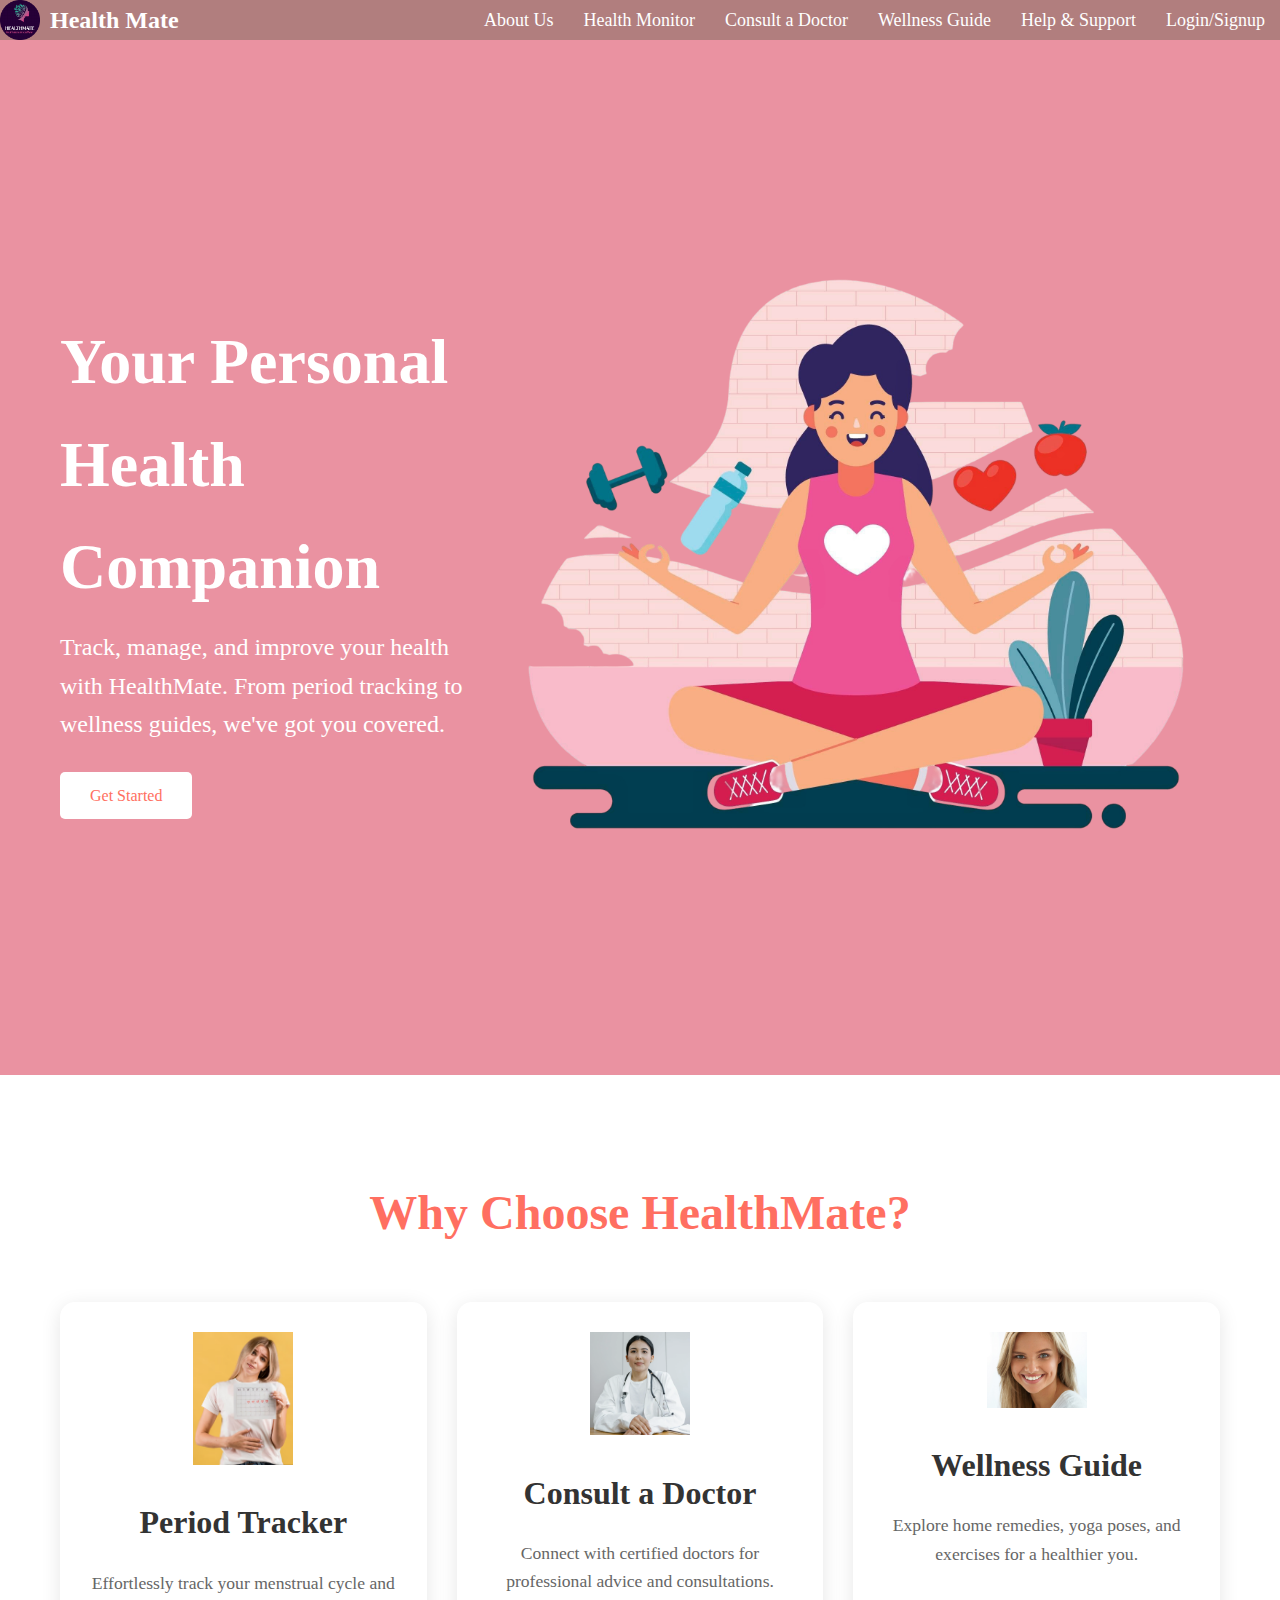
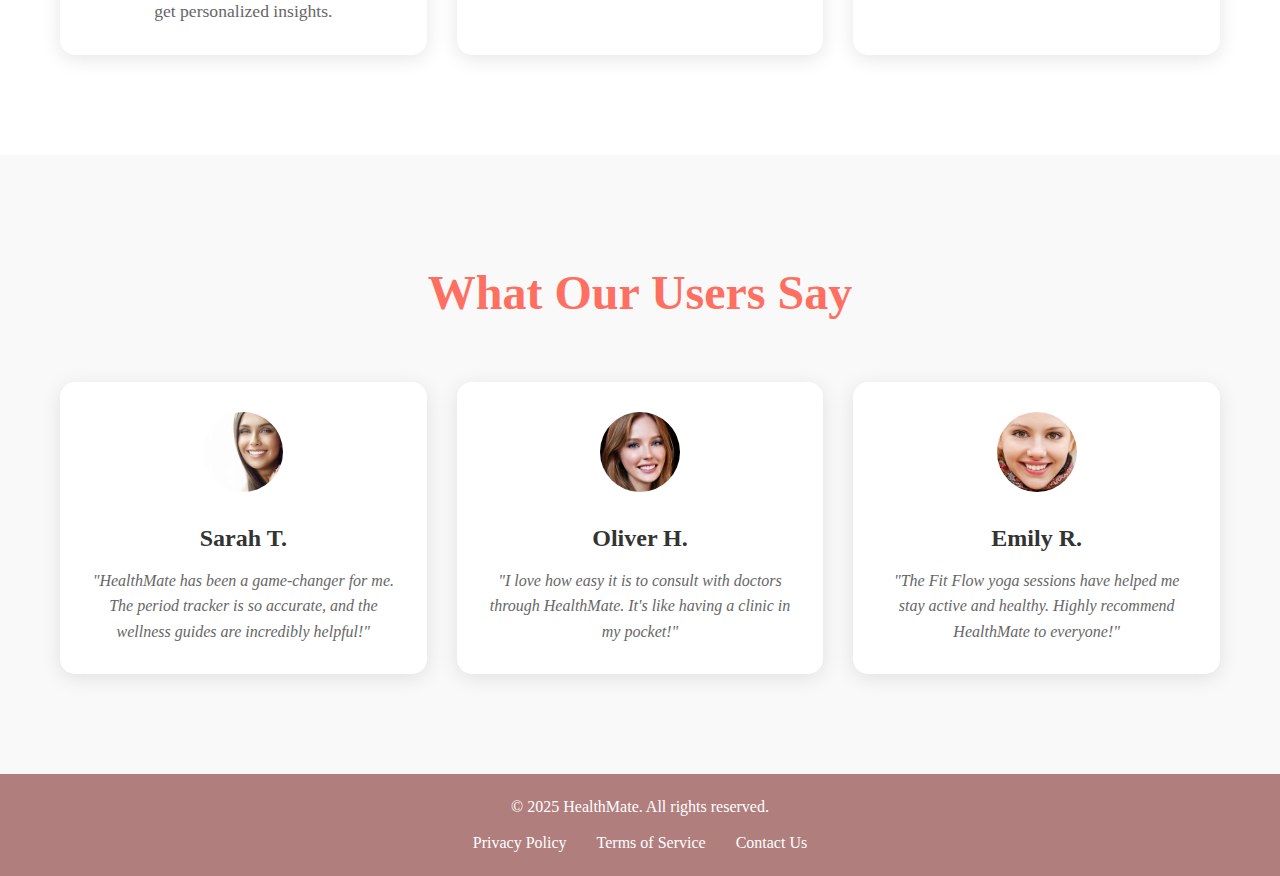
<file: frontend/index.html>
<!DOCTYPE html>
<html lang="en">
<head>
    <meta charset="UTF-8">
    <meta name="viewport" content="width=device-width, initial-scale=1.0">
    <title>HealthMate</title>
    <link rel="stylesheet" href="index.css">
</head>
<body>
    <!-- Navbar Section -->
    <nav class="navbar">
        <div class="navbar-container">
            <a href="#" class="logo">
                <img src="Logo.png" alt="Health Mate Logo" class="logo-img">
                <span>Health Mate</span>
            </a>
            <ul class="nav-links">
                <li><a href="#features">About Us</a></li>
                <li class="dropdown">
                    <a href="#">Health Monitor</a>
                    <div class="dropdown-content">
                        <a href="Track.html">Period Tracker</a>
                        <a href="Health.html">Health Insights</a>
                    </div>
                </li>
                <li><a href="Doctor.html">Consult a Doctor</a></li>
                <li class="dropdown">
                    <a href="#">Wellness Guide</a>
                    <div class="dropdown-content">
                        <a href="Remedies.html">Home Remedies</a>
                        <a href="Yoga.html">Fit Flow</a>
                    </div>
                </li>
                <li><a href="Help.html">Help & Support</a></li>
                <li><a href="Login.html">Login/Signup</a></li>
            </ul>
        </div>
    </nav>

    <!-- Hero Section -->
    <section class="hero">
        <div class="container">
            <div class="hero-content">
                <h1>Your Personal Health Companion</h1>
                <p>Track, manage, and improve your health with HealthMate. From period tracking to wellness guides, we've got you covered.</p>
                <a href="Login.html" class="btn">Get Started</a>
            </div>
            <div class="hero-image">
                <img src="Home.png" alt="HealthMate Hero Image">
            </div>
        </div>
    </section>

    <!-- Features Section -->
    <section id="features" class="features">
        <div class="container">
            <h2>Why Choose HealthMate?</h2>
            <div class="feature-cards">
                <div class="card">
                    <img src="Track.png" alt="Track Icon">
                    <h3>Period Tracker</h3>
                    <p>Effortlessly track your menstrual cycle and get personalized insights.</p>
                </div>
                <div class="card">
                    <img src="Doctor.png" alt="Doctor Icon">
                    <h3>Consult a Doctor</h3>
                    <p>Connect with certified doctors for professional advice and consultations.</p>
                </div>
                <div class="card">
                    <img src="Wellness.jpg" alt="Wellness Icon">
                    <h3>Wellness Guide</h3>
                    <p>Explore home remedies, yoga poses, and exercises for a healthier you.</p>
                </div>
            </div>
        </div>
    </section>

    <!-- Testimonials Section -->
    <section class="testimonials">
        <div class="container">
            <h2>What Our Users Say</h2>
            <div class="testimonial-cards">
                <div class="testimonial-card">
                    <img src="User1.jpeg" alt="User 1">
                    <h3>Sarah T.</h3>
                    <p>"HealthMate has been a game-changer for me. The period tracker is so accurate, and the wellness guides are incredibly helpful!"</p>
                </div>
                <div class="testimonial-card">
                    <img src="User2.jpeg" alt="User 2">
                    <h3>Oliver H.</h3>
                    <p>"I love how easy it is to consult with doctors through HealthMate. It's like having a clinic in my pocket!"</p>
                </div>
                <div class="testimonial-card">
                    <img src="User3.jpg" alt="User 3">
                    <h3>Emily R.</h3>
                    <p>"The Fit Flow yoga sessions have helped me stay active and healthy. Highly recommend HealthMate to everyone!"</p>
                </div>
            </div>
        </div>
    </section>

    <!-- Footer Section -->
    <footer class="footer">
        <div class="container">
            <p>&copy; 2025 HealthMate. All rights reserved.</p>
            <ul class="footer-links">
                <li><a href="#">Privacy Policy</a></li>
                <li><a href="#">Terms of Service</a></li>
                <li><a href="#">Contact Us</a></li>
            </ul>
        </div>
    </footer>
</body>
</html>
</file>
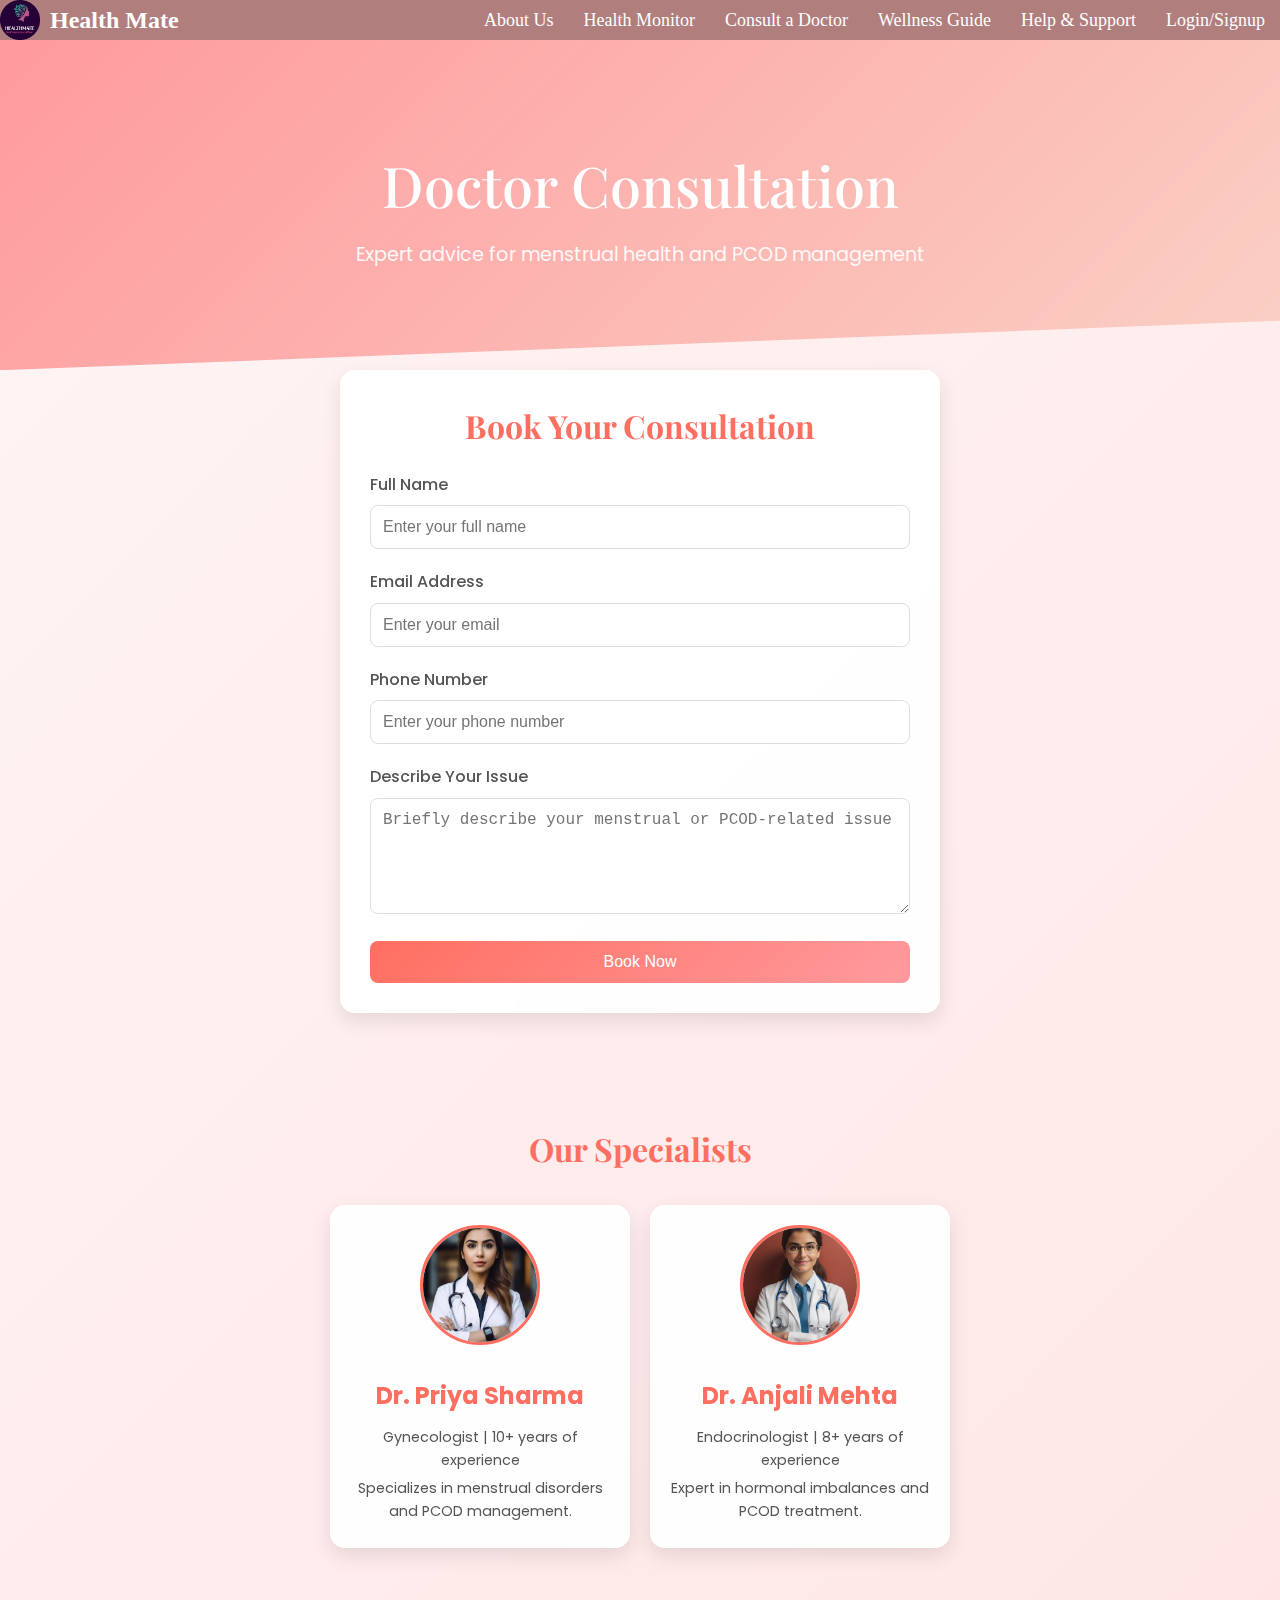
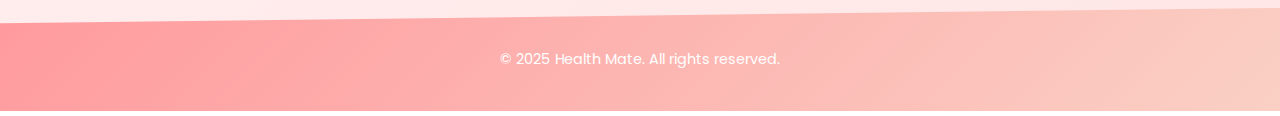
<file: frontend/Doctor.html>
<!DOCTYPE html>
<html lang="en">
<head>
  <meta charset="UTF-8">
  <meta name="viewport" content="width=device-width, initial-scale=1.0">
  <title>Doctor Consultation - Health Mate</title>
  <link rel="stylesheet" href="Doctor.css">
  <link href="https://fonts.googleapis.com/css2?family=Poppins:wght@300;400;500;600&family=Playfair+Display:wght@400;500&display=swap" rel="stylesheet">
</head>
<body>
  <!-- Navbar Section -->
  <nav class="navbar">
    <div class="navbar-container">
        <a href="#" class="logo">
            <img src="Logo.png" alt="Health Mate Logo" class="logo-img">
            <span>Health Mate</span>
        </a>
        <ul class="nav-links">
            <li><a href="#features">About Us</a></li>
            <li class="dropdown">
                <a href="#">Health Monitor</a>
                <div class="dropdown-content">
                    <a href="Track.html">Period Tracker</a>
                    <a href="Health.html">Health Insights</a>
                </div>
            </li>
            <li><a href="Doctor.html">Consult a Doctor</a></li>
            <li class="dropdown">
                <a href="#">Wellness Guide</a>
                <div class="dropdown-content">
                    <a href="Remedies.html">Home Remedies</a>
                    <a href="Yoga.html">Fit Flow</a>
                </div>
            </li>
            <li><a href="Help.html">Help & Support</a></li>
            <li><a href="Login.html">Login/Signup</a></li>
        </ul>
    </div>
</nav>

  <!-- Doctor Consultation Content -->
  <header>
    <div class="header-content">
      <h1>Doctor Consultation</h1>
      <p>Expert advice for menstrual health and PCOD management</p>
    </div>
  </header>

  <main>
    <section class="consultation-form">
      <h2>Book Your Consultation</h2>
      <form>
        <div class="form-group">
          <label for="name">Full Name</label>
          <input type="text" id="name" placeholder="Enter your full name" required>
        </div>
        <div class="form-group">
          <label for="email">Email Address</label>
          <input type="email" id="email" placeholder="Enter your email" required>
        </div>
        <div class="form-group">
          <label for="phone">Phone Number</label>
          <input type="tel" id="phone" placeholder="Enter your phone number" required>
        </div>
        <div class="form-group">
          <label for="issue">Describe Your Issue</label>
          <textarea id="issue" rows="5" placeholder="Briefly describe your menstrual or PCOD-related issue" required></textarea>
        </div>
        <button type="submit">Book Now</button>
      </form>
    </section>

    <section class="doctor-info">
      <h2>Our Specialists</h2>
      <div class="doctor-cards">
        <div class="doctor-card">
          <img src="Doctor1.png" alt="Doctor Image">
          <h3>Dr. Priya Sharma</h3>
          <p>Gynecologist | 10+ years of experience</p>
          <p>Specializes in menstrual disorders and PCOD management.</p>
        </div>
        <div class="doctor-card">
          <img src="Doctor2.png" alt="Doctor Image">
          <h3>Dr. Anjali Mehta</h3>
          <p>Endocrinologist | 8+ years of experience</p>
          <p>Expert in hormonal imbalances and PCOD treatment.</p>
        </div>
      </div>
    </section>
  </main>

  <footer>
    <p>&copy; 2025 Health Mate. All rights reserved.</p>
  </footer>
</body>
</html>
</file>
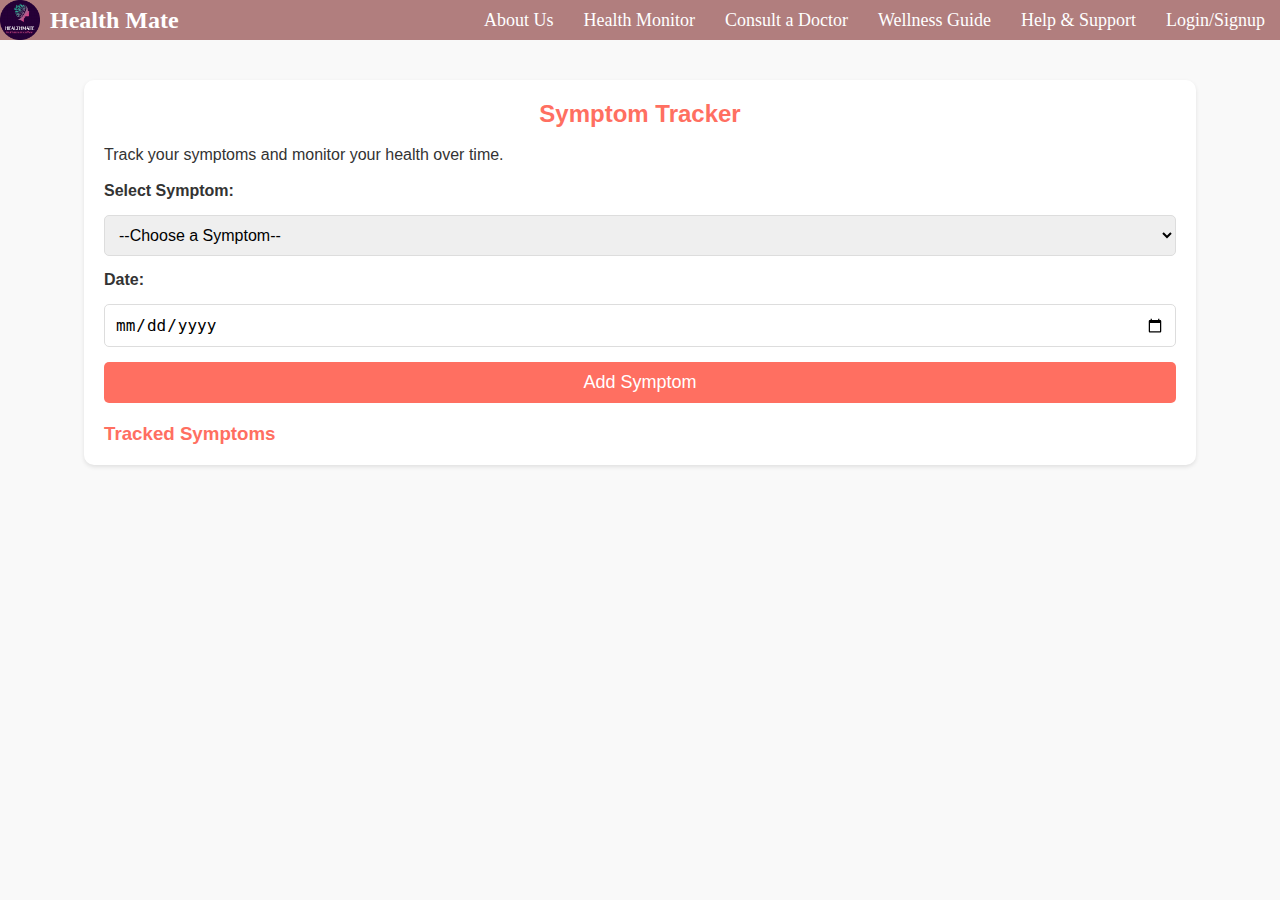
<file: frontend/Health.html>
<!DOCTYPE html>
<html lang="en">
<head>
  <meta charset="UTF-8">
  <meta name="viewport" content="width=device-width, initial-scale=1.0">
  <title>Symptom Tracker - HealthMate</title>
  <link rel="stylesheet" href="Health.css"> <!-- Link your CSS file -->
</head>
<body>
<!-- Navbar Section -->
<nav class="navbar">
  <div class="navbar-container">
      <a href="#" class="logo">
          <img src="Logo.png" alt="Health Mate Logo" class="logo-img">
          <span>Health Mate</span>
      </a>
      <ul class="nav-links">
          <li><a href="#features">About Us</a></li>
          <li class="dropdown">
              <a href="#">Health Monitor</a>
              <div class="dropdown-content">
                  <a href="Track.html">Period Tracker</a>
                  <a href="Health.html">Health Insights</a>
              </div>
          </li>
          <li><a href="Doctor.html">Consult a Doctor</a></li>
          <li class="dropdown">
              <a href="#">Wellness Guide</a>
              <div class="dropdown-content">
                  <a href="Remedies.html">Home Remedies</a>
                  <a href="Yoga.html">Fit Flow</a>
              </div>
          </li>
          <li><a href="Help.html">Help & Support</a></li>
          <li><a href="Login.html">Login/Signup</a></li>
      </ul>
  </div>
</nav>

  <div class="container">
    <section class="symptom-tracker">
      <h2>Symptom Tracker</h2> <br>
      <p>Track your symptoms and monitor your health over time.</p> <br>

      <!-- Symptom Tracking Form -->
      <form id="symptomForm" class="tracker-form">
        <label for="symptom">Select Symptom:</label>
        <select id="symptom" name="symptom" required>
          <option value="">--Choose a Symptom--</option>
          <option value="Headache">Headache</option>
          <option value="Fatigue">Fatigue</option>
          <option value="Cramps">Cramps</option>
          <option value="Nausea">Nausea</option>
          <option value="Mood Swings">Mood Swings</option>
          <option value="Bloating">Bloating</option>
          <option value="Other">Other</option>
        </select>

        <label for="date">Date:</label>
        <input type="date" id="date" name="date" required>

        <button type="submit">Add Symptom</button>
      </form>

      <!-- List of Tracked Symptoms -->
      <div class="tracked-symptoms">
        <h3>Tracked Symptoms</h3>
        <ul id="symptomList" class="symptom-list"></ul>
      </div>
    </section>
  </div>

  <script>
    document.getElementById("symptomForm").addEventListener("submit", function(event) {
      event.preventDefault();

      const symptom = document.getElementById("symptom").value;
      const date = document.getElementById("date").value;

      if (!symptom || !date) return;

      // Create a list item
      const li = document.createElement("li");
      li.textContent = ${symptom} - ${date};

      // Add Remove Button
      const removeBtn = document.createElement("button");
      removeBtn.textContent = "Remove";
      removeBtn.classList.add("remove-btn");
      removeBtn.onclick = function() {
        li.remove();
      };

      li.appendChild(removeBtn);

      // Append to the symptom list
      document.getElementById("symptomList").appendChild(li);

      // Reset form
      document.getElementById("symptomForm").reset();
    });
  </script>

</body>
</html>
</file>
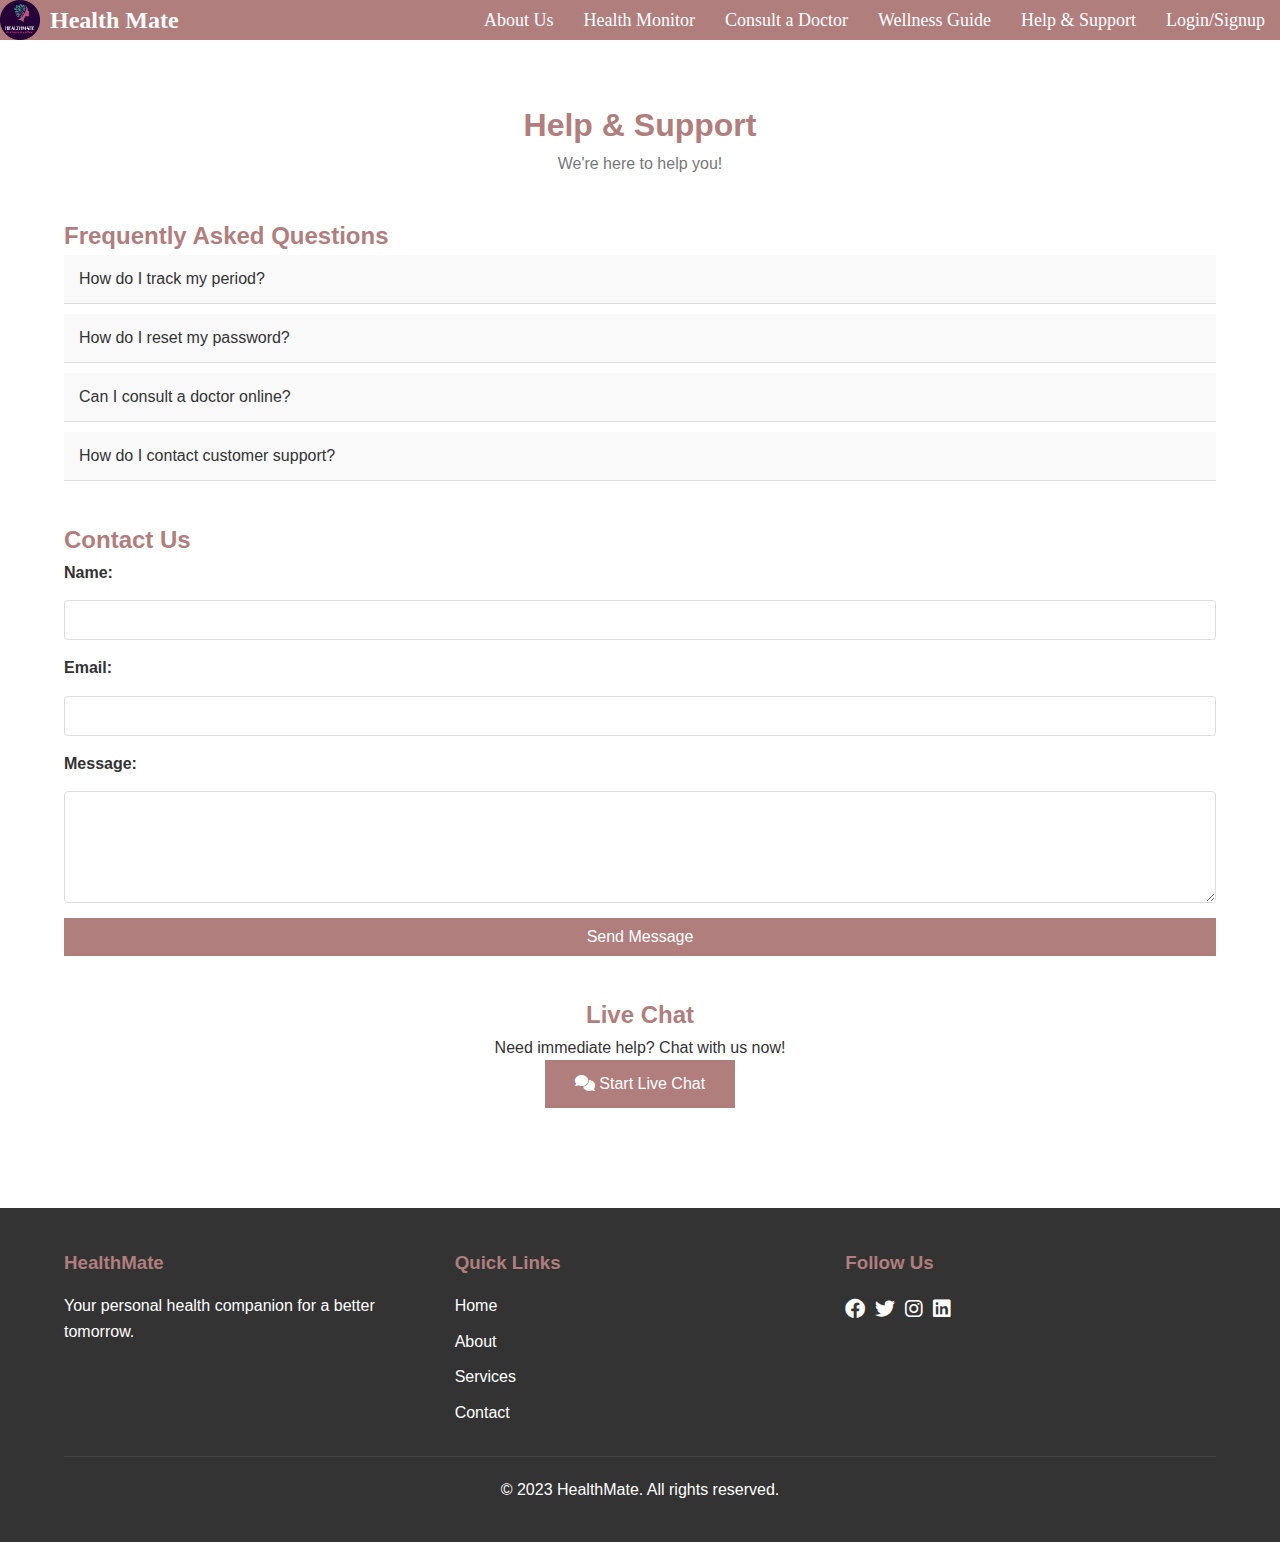
<file: frontend/Help.html>
<!DOCTYPE html>
<html lang="en">
<head>
  <meta charset="UTF-8">
  <meta name="viewport" content="width=device-width, initial-scale=1.0">
  <title>Help & Support - HealthMate</title>
  <link rel="stylesheet" href="Help.css">
  <link rel="stylesheet" href="https://cdnjs.cloudflare.com/ajax/libs/font-awesome/6.0.0/css/all.min.css">
</head>
<body>

   <!-- Navbar Section -->
   <nav class="navbar">
    <div class="navbar-container">
        <a href="#" class="logo">
            <img src="Logo.png" alt="Health Mate Logo" class="logo-img">
            <span>Health Mate</span>
        </a>
        <ul class="nav-links">
            <li><a href="#features">About Us</a></li>
            <li class="dropdown">
                <a href="#">Health Monitor</a>
                <div class="dropdown-content">
                    <a href="Track.html">Period Tracker</a>
                    <a href="Health.html">Health Insights</a>
                </div>
            </li>
            <li><a href="Doctor.html">Consult a Doctor</a></li>
            <li class="dropdown">
                <a href="#">Wellness Guide</a>
                <div class="dropdown-content">
                    <a href="Remedies.html">Home Remedies</a>
                    <a href="Yoga.html">Fit Flow</a>
                </div>
            </li>
            <li><a href="Help.html">Help & Support</a></li>
            <li><a href="Login.html">Login/Signup</a></li>
        </ul>
    </div>
</nav>

  <!-- Help & Support Section -->
  <section class="help-section">
    <div class="container">
      <h1>Help & Support</h1>
      <p class="subtitle">We're here to help you!</p>

      <!-- FAQ Section -->
      <div class="faq-section">
        <h2>Frequently Asked Questions</h2>
        <div class="faq">
          <div class="faq-item">
            <button class="faq-question">How do I track my period?</button>
            <div class="faq-answer">
              <p>You can track your period by logging your start and end dates in the Period Tracker section. The app will predict your next period based on your cycle length.</p>
            </div>
          </div>
          <div class="faq-item">
            <button class="faq-question">How do I reset my password?</button>
            <div class="faq-answer">
              <p>Go to the Login page and click on "Forgot Password." Enter your email address, and we'll send you a link to reset your password.</p>
            </div>
          </div>
          <div class="faq-item">
            <button class="faq-question">Can I consult a doctor online?</button>
            <div class="faq-answer">
              <p>Yes, you can consult a doctor online through the "Consult a Doctor" section. Simply book an appointment and connect with a certified healthcare professional.</p>
            </div>
          </div>
          <div class="faq-item">
            <button class="faq-question">How do I contact customer support?</button>
            <div class="faq-answer">
              <p>You can contact us via the contact form below or use the live chat option for immediate assistance.</p>
            </div>
          </div>
        </div>
      </div>

      <!-- Contact Form -->
      <div class="contact-section">
        <h2>Contact Us</h2>
        <form id="contactForm">
          <label for="name">Name:</label>
          <input type="text" id="name" name="name" required>

          <label for="email">Email:</label>
          <input type="email" id="email" name="email" required>

          <label for="message">Message:</label>
          <textarea id="message" name="message" rows="5" required></textarea>

          <button type="submit">Send Message</button>
        </form>
      </div>

      <!-- Live Chat -->
      <div class="live-chat">
        <h2>Live Chat</h2>
        <p>Need immediate help? Chat with us now!</p>
        <button id="liveChatButton"><i class="fas fa-comments"></i> Start Live Chat</button>
      </div>
    </div>
  </section>

  <!-- Footer -->
  <footer class="footer">
    <div class="container">
      <div class="footer-content">
        <div class="footer-section">
          <h3>HealthMate</h3>
          <p>Your personal health companion for a better tomorrow.</p>
        </div>
        <div class="footer-section">
          <h3>Quick Links</h3>
          <ul>
            <li><a href="index.html">Home</a></li>
            <li><a href="about.html">About</a></li>
            <li><a href="services.html">Services</a></li>
            <li><a href="contact.html">Contact</a></li>
          </ul>
        </div>
        <div class="footer-section">
          <h3>Follow Us</h3>
          <div class="social-icons">
            <a href="#"><i class="fab fa-facebook"></i></a>
            <a href="#"><i class="fab fa-twitter"></i></a>
            <a href="#"><i class="fab fa-instagram"></i></a>
            <a href="#"><i class="fab fa-linkedin"></i></a>
          </div>
        </div>
      </div>
      <div class="footer-bottom">
        <p>&copy; 2023 HealthMate. All rights reserved.</p>
      </div>
    </div>
  </footer>

  <script>
    // FAQ Toggle
    const faqQuestions = document.querySelectorAll('.faq-question');
    faqQuestions.forEach(question => {
      question.addEventListener('click', () => {
        const answer = question.nextElementSibling;
        answer.classList.toggle('active');
      });
    });

    // Live Chat Button
    const liveChatButton = document.getElementById('liveChatButton');
    liveChatButton.addEventListener('click', () => {
      alert("Live chat is not available at the moment. Please try again later.");
    });

    // Contact Form Submission
    document.getElementById('contactForm').addEventListener('submit', function(event) {
      event.preventDefault();
      alert("Thank you for contacting us! We'll get back to you soon.");
      event.target.reset();
    });
  </script>
</body>
</html>
</file>
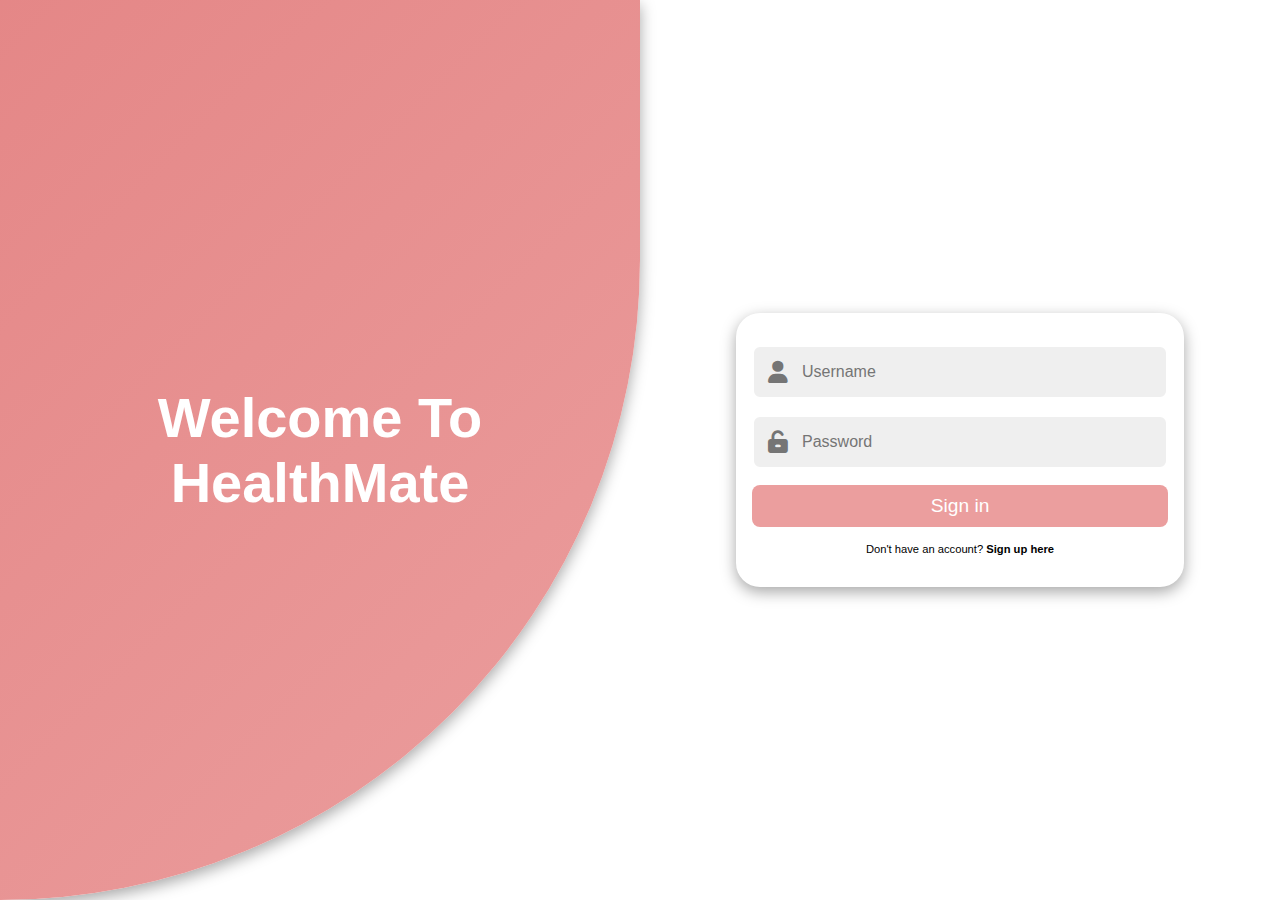
<file: frontend/Login.html>
<!DOCTYPE html>
<html lang="en">
<head>
    <meta charset="UTF-8">
    <meta name="viewport" content="width=device-width, initial-scale=1.0">
    <title>Login/Sign-Up Page</title>
    <link rel="stylesheet" href="Login.css">
    <link rel="stylesheet" href="https://cdnjs.cloudflare.com/ajax/libs/font-awesome/6.0.0/css/all.min.css">
</head>
<body>
    <form action="index.html">
    <div id="container" class="container">
        <div class="row">
            <div class="col">
                <div class="form-wrapper">
                    <div class="form sign-up">
                        <div class="input-group">
                            <i class="fa fa-user" aria-hidden="true"></i>
                            <input type="text" id="Username" name="Username" placeholder="Username">
                        </div>
                        <div class="input-group">
                            <i class="fa fa-envelope" aria-hidden="true"></i>
                            <input type="email" id="Email" name="Email" placeholder="Email">
                        </div>
                        <div class="input-group">
                            <i class="fa fa-unlock-alt" aria-hidden="true"></i>
                            <input type="password" id="Password" name="Password" placeholder="Password">
                        </div>
                        <div class="input-group">
                            <i class="fa fa-unlock-alt" aria-hidden="true"></i>
                            <input type="password" id="Confirm password" name="Confirm Password" placeholder="Confirm Password">
                        </div>
                        <button> Sign up </button>
                        <p>
                            <span> Already have an account? </span>
                            <b onclick="toggle()" class="pointer"> Sign in here </b>
                        </p>
                    </div>
                </div>
            </div>

            <div class="col">
                <div class="form-wrapper">
                    <div class="form sign-in">
                        <div class="input-group">
                            <i class="fa fa-user" aria-hidden="true"></i>
                            <input type="text" id="username" name="username" placeholder="Username">
                        </div>
                        <div class="input-group">
                            <i class="fa fa-unlock-alt" aria-hidden="true"></i>
                            <input type="password" id="password" name="password" placeholder="Password">
                        </div>
                        <button> Sign in </button>
                        <p>
                            <span> Don't have an account? </span>
                            <b onclick="toggle()" class="pointer"> Sign up here </b>
                        </p>
                    </div>
                </div>
            </div>
        </div>
        <div class="row content-row">
            <div class="col">
                <div class="text sign-in">
                    <h2> Welcome To HealthMate </h2>
                </div>
                <div class="img sign-in">
                </div>
            </div>
            <div class="col">
                <div class="img sign-up">
                </div>
                <div class="text sign-up">
                    <h2> Register Here </h2>
                </div>
            </div>
        </div>
    </div>
    <script>
    let container = document.getElementById('container')
    toggle = () => {
	container.classList.toggle('sign-in')
	container.classList.toggle('sign-up')
}
setTimeout(() => {
	container.classList.add('sign-in')
}, 200)
    </script>
    </form>
</body>
</html>
</file>
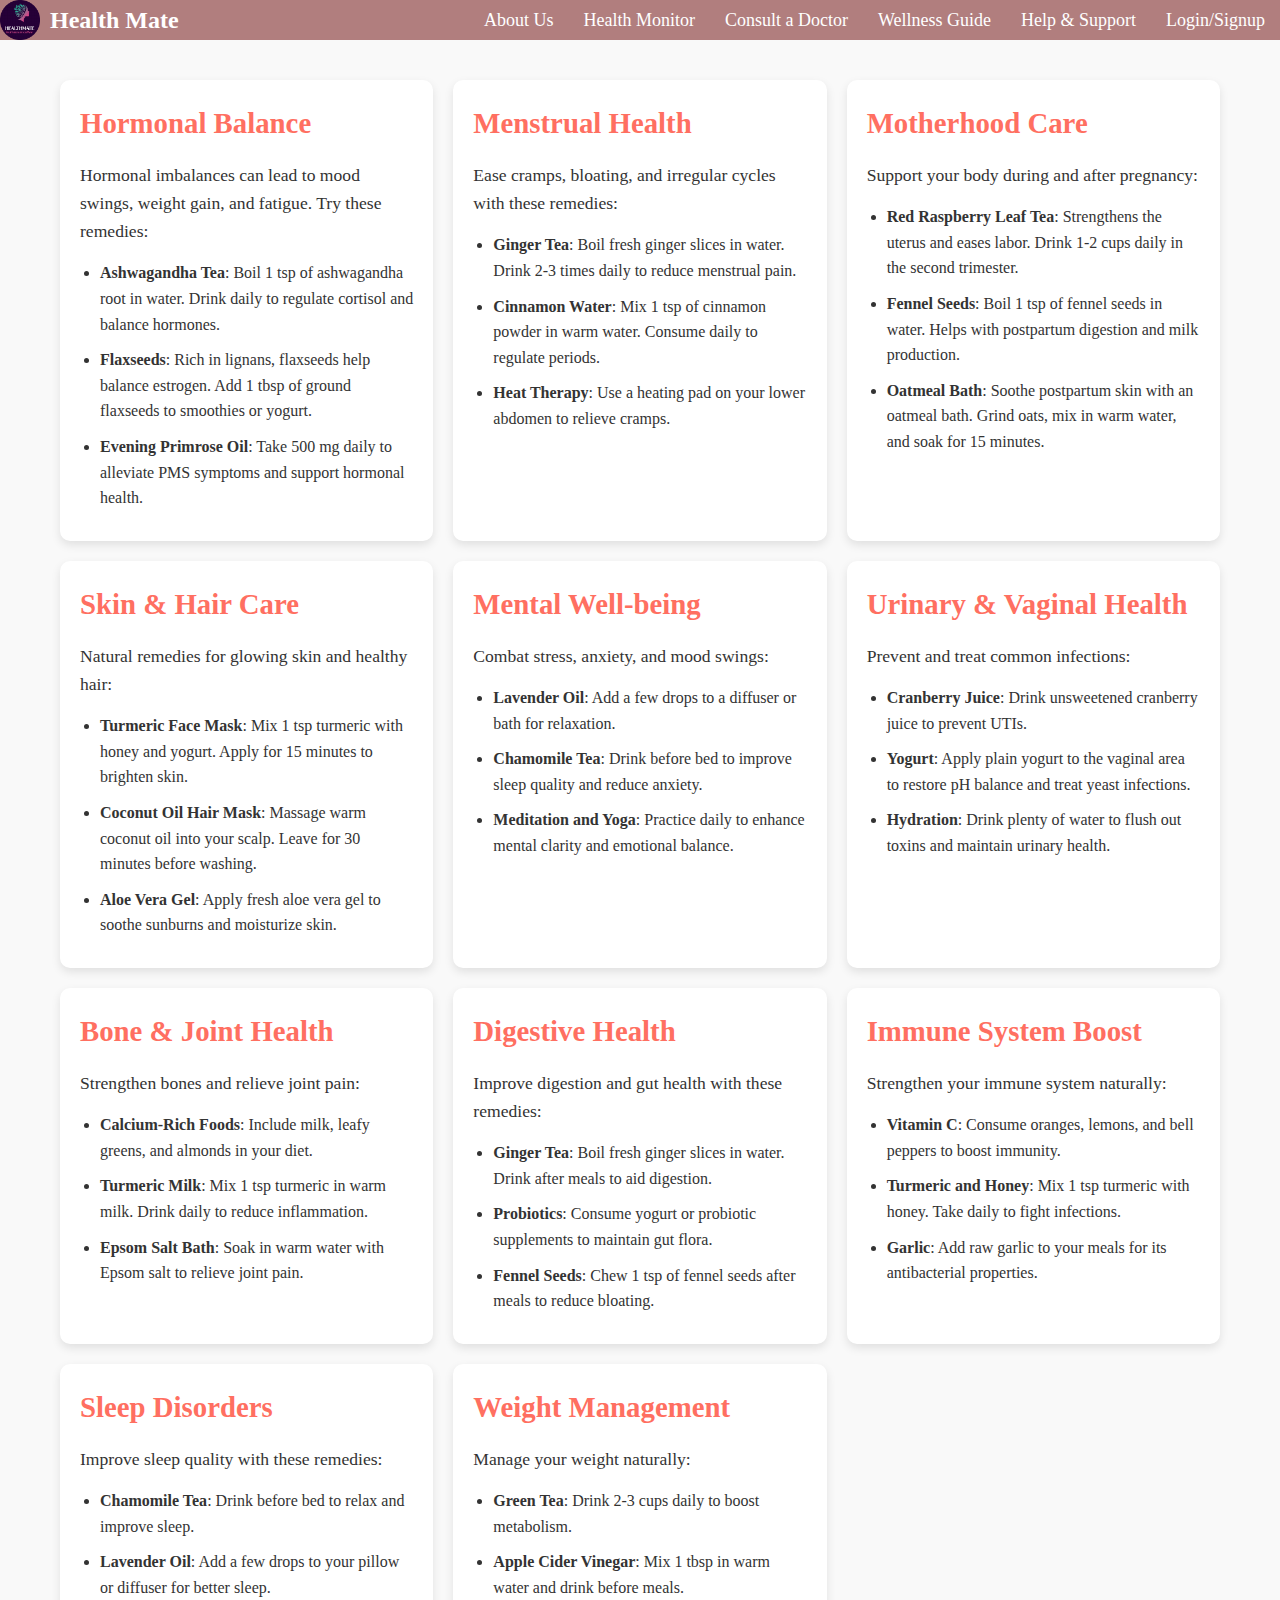
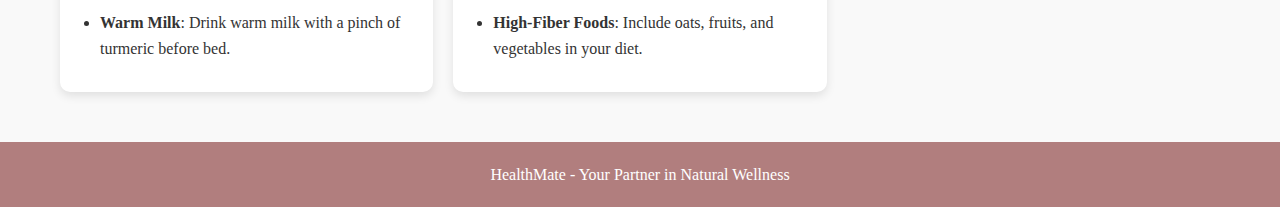
<file: frontend/Remedies.html>
<!DOCTYPE html>
<html lang="en">
<head>
  <meta charset="UTF-8">
  <meta name="viewport" content="width=device-width, initial-scale=1.0">
  <title>Home Remedies</title>
  <link rel="stylesheet" href="Remedies.css">
</head>
<body>
  <!-- Navbar Section -->
  <nav class="navbar">
    <div class="container">
      <a href="#" class="logo">
        <img src="Logo.png" alt="Health Mate Logo" class="logo-img">
        <span>Health Mate</span>
      </a>
      <ul class="nav-links">
        <li><a href="#about">About Us</a></li>
        <li class="dropdown">
          <a href="#">Health Monitor</a>
          <div class="dropdown-content">
            <a href="Track.html">Period Tracker</a>
            <a href="Health.html">Health Insights</a>
          </div>
        </li>
        <li><a href="Doctor.html">Consult a Doctor</a></li>
        <li class="dropdown">
          <a href="#">Wellness Guide</a>
          <div class="dropdown-content">
            <a href="Remedies.html">Home Remedies</a>
            <a href="Yoga.html">Fit Flow</a>
          </div>
        </li>
        <li><a href="Help.html">Help & Support</a></li>
        <li><a href="Login.html">Login/Signup</a></li>
      </ul>
    </div>
  </nav>

  <!-- Grid Container -->
  <div class="grid-container">
    <!-- Hormonal Balance -->
    <div class="grid-item">
      <h2>Hormonal Balance</h2>
      <p>Hormonal imbalances can lead to mood swings, weight gain, and fatigue. Try these remedies:</p>
      <ul>
        <li><strong>Ashwagandha Tea</strong>: Boil 1 tsp of ashwagandha root in water. Drink daily to regulate cortisol and balance hormones.</li>
        <li><strong>Flaxseeds</strong>: Rich in lignans, flaxseeds help balance estrogen. Add 1 tbsp of ground flaxseeds to smoothies or yogurt.</li>
        <li><strong>Evening Primrose Oil</strong>: Take 500 mg daily to alleviate PMS symptoms and support hormonal health.</li>
      </ul>
    </div>

    <!-- Menstrual Health -->
    <div class="grid-item">
      <h2>Menstrual Health</h2>
      <p>Ease cramps, bloating, and irregular cycles with these remedies:</p>
      <ul>
        <li><strong>Ginger Tea</strong>: Boil fresh ginger slices in water. Drink 2-3 times daily to reduce menstrual pain.</li>
        <li><strong>Cinnamon Water</strong>: Mix 1 tsp of cinnamon powder in warm water. Consume daily to regulate periods.</li>
        <li><strong>Heat Therapy</strong>: Use a heating pad on your lower abdomen to relieve cramps.</li>
      </ul>
    </div>

    <!-- Pregnancy and Postpartum Care -->
    <div class="grid-item">
      <h2>Motherhood Care</h2>
      <p>Support your body during and after pregnancy:</p>
      <ul>
        <li><strong>Red Raspberry Leaf Tea</strong>: Strengthens the uterus and eases labor. Drink 1-2 cups daily in the second trimester.</li>
        <li><strong>Fennel Seeds</strong>: Boil 1 tsp of fennel seeds in water. Helps with postpartum digestion and milk production.</li>
        <li><strong>Oatmeal Bath</strong>: Soothe postpartum skin with an oatmeal bath. Grind oats, mix in warm water, and soak for 15 minutes.</li>
      </ul>
    </div>

    <!-- Skin and Hair Care -->
    <div class="grid-item">
      <h2>Skin & Hair Care</h2>
      <p>Natural remedies for glowing skin and healthy hair:</p>
      <ul>
        <li><strong>Turmeric Face Mask</strong>: Mix 1 tsp turmeric with honey and yogurt. Apply for 15 minutes to brighten skin.</li>
        <li><strong>Coconut Oil Hair Mask</strong>: Massage warm coconut oil into your scalp. Leave for 30 minutes before washing.</li>
        <li><strong>Aloe Vera Gel</strong>: Apply fresh aloe vera gel to soothe sunburns and moisturize skin.</li>
      </ul>
    </div>

    <!-- Mental and Emotional Well-being -->
    <div class="grid-item">
      <h2>Mental Well-being</h2>
      <p>Combat stress, anxiety, and mood swings:</p>
      <ul>
        <li><strong>Lavender Oil</strong>: Add a few drops to a diffuser or bath for relaxation.</li>
        <li><strong>Chamomile Tea</strong>: Drink before bed to improve sleep quality and reduce anxiety.</li>
        <li><strong>Meditation and Yoga</strong>: Practice daily to enhance mental clarity and emotional balance.</li>
      </ul>
    </div>

    <!-- Urinary and Vaginal Health -->
    <div class="grid-item">
      <h2>Urinary & Vaginal Health</h2>
      <p>Prevent and treat common infections:</p>
      <ul>
        <li><strong>Cranberry Juice</strong>: Drink unsweetened cranberry juice to prevent UTIs.</li>
        <li><strong>Yogurt</strong>: Apply plain yogurt to the vaginal area to restore pH balance and treat yeast infections.</li>
        <li><strong>Hydration</strong>: Drink plenty of water to flush out toxins and maintain urinary health.</li>
      </ul>
    </div>

    <!-- Bone and Joint Health -->
    <div class="grid-item">
      <h2>Bone & Joint Health</h2>
      <p>Strengthen bones and relieve joint pain:</p>
      <ul>
        <li><strong>Calcium-Rich Foods</strong>: Include milk, leafy greens, and almonds in your diet.</li>
        <li><strong>Turmeric Milk</strong>: Mix 1 tsp turmeric in warm milk. Drink daily to reduce inflammation.</li>
        <li><strong>Epsom Salt Bath</strong>: Soak in warm water with Epsom salt to relieve joint pain.</li>
      </ul>
    </div>

    <!-- Digestive Health -->
    <div class="grid-item">
      <h2>Digestive Health</h2>
      <p>Improve digestion and gut health with these remedies:</p>
      <ul>
        <li><strong>Ginger Tea</strong>: Boil fresh ginger slices in water. Drink after meals to aid digestion.</li>
        <li><strong>Probiotics</strong>: Consume yogurt or probiotic supplements to maintain gut flora.</li>
        <li><strong>Fennel Seeds</strong>: Chew 1 tsp of fennel seeds after meals to reduce bloating.</li>
      </ul>
    </div>

    <!-- Immune System Boost -->
    <div class="grid-item">
      <h2>Immune System Boost</h2>
      <p>Strengthen your immune system naturally:</p>
      <ul>
        <li><strong>Vitamin C</strong>: Consume oranges, lemons, and bell peppers to boost immunity.</li>
        <li><strong>Turmeric and Honey</strong>: Mix 1 tsp turmeric with honey. Take daily to fight infections.</li>
        <li><strong>Garlic</strong>: Add raw garlic to your meals for its antibacterial properties.</li>
      </ul>
    </div>

    <!-- Sleep Disorders -->
    <div class="grid-item">
      <h2>Sleep Disorders</h2>
      <p>Improve sleep quality with these remedies:</p>
      <ul>
        <li><strong>Chamomile Tea</strong>: Drink before bed to relax and improve sleep.</li>
        <li><strong>Lavender Oil</strong>: Add a few drops to your pillow or diffuser for better sleep.</li>
        <li><strong>Warm Milk</strong>: Drink warm milk with a pinch of turmeric before bed.</li>
      </ul>
    </div>

    <!-- Weight Management -->
    <div class="grid-item">
      <h2>Weight Management</h2>
      <p>Manage your weight naturally:</p>
      <ul>
        <li><strong>Green Tea</strong>: Drink 2-3 cups daily to boost metabolism.</li>
        <li><strong>Apple Cider Vinegar</strong>: Mix 1 tbsp in warm water and drink before meals.</li>
        <li><strong>High-Fiber Foods</strong>: Include oats, fruits, and vegetables in your diet.</li>
      </ul>
    </div>
  </div>

  <!-- Footer -->
  <footer>
    <p>HealthMate - Your Partner in Natural Wellness</p>
  </footer>
</body>
</html>
</file>
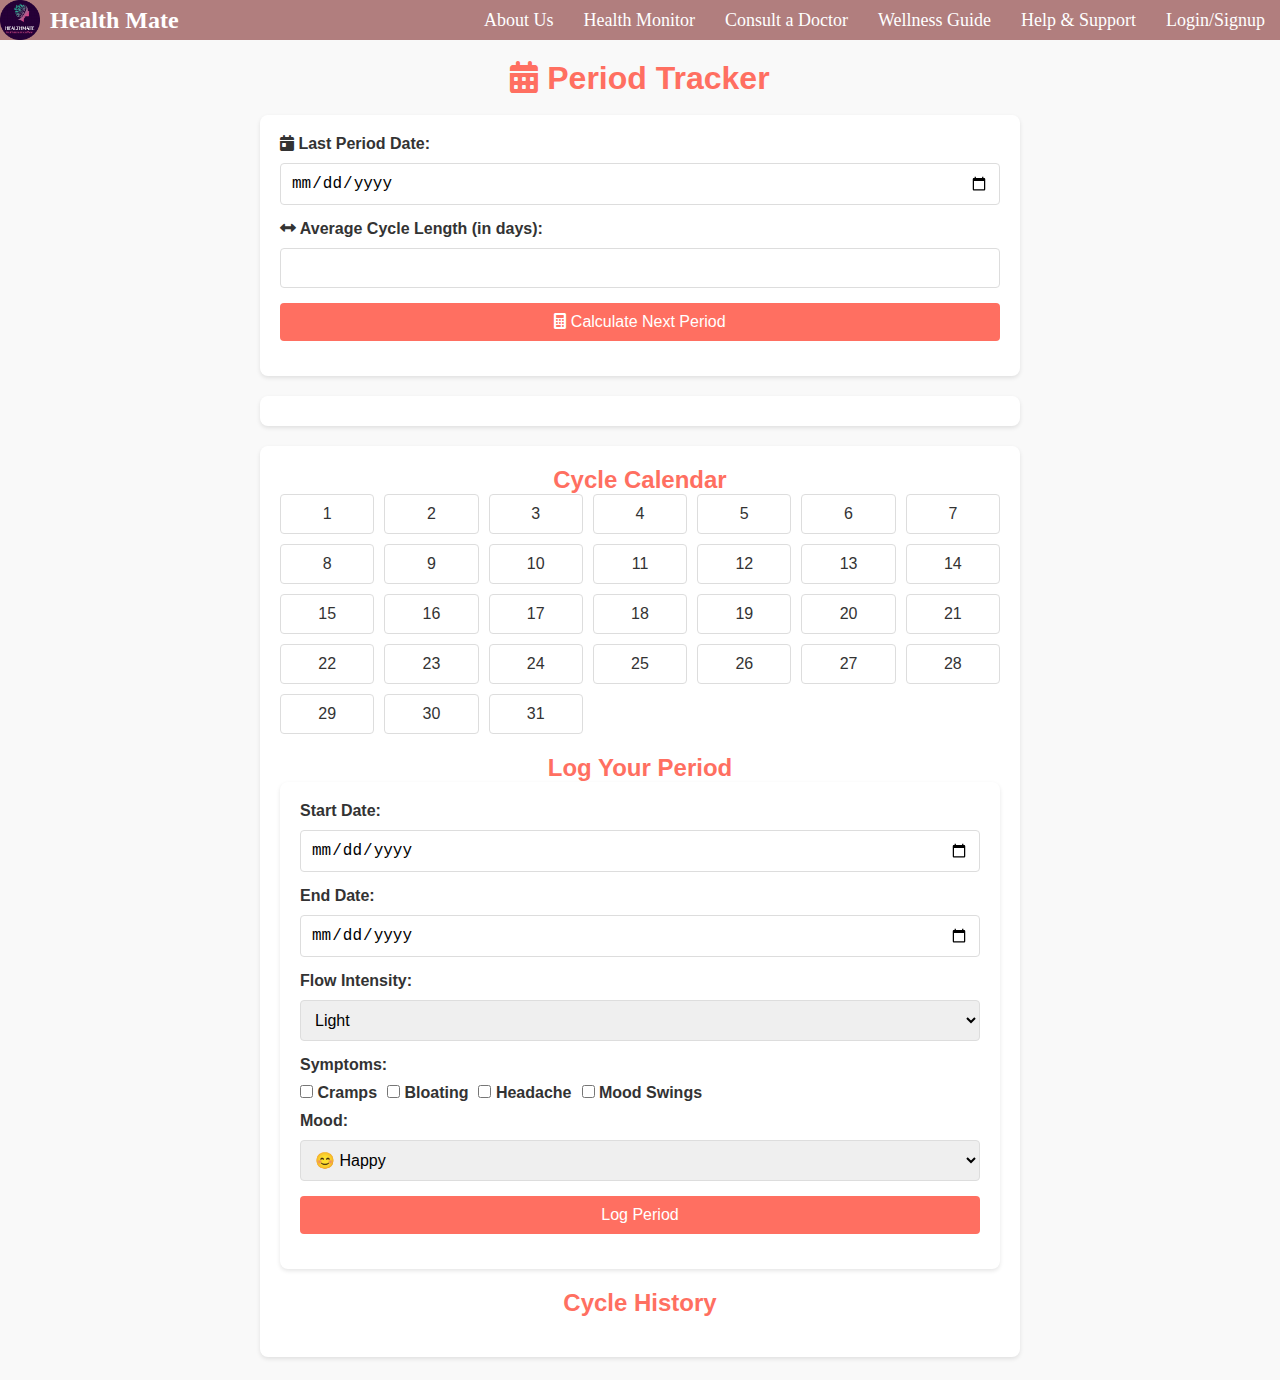
<file: frontend/Track.html>
<!DOCTYPE html>
<html lang="en">
<head>
  <meta charset="UTF-8">
  <meta name="viewport" content="width=device-width, initial-scale=1.0">
  <title>Period Tracker - Healthmate</title>
  <link rel="stylesheet" href="Track.css">
  <link rel="stylesheet" href="https://cdnjs.cloudflare.com/ajax/libs/font-awesome/6.0.0/css/all.min.css">
</head>
<body>
  <!-- Navbar Section -->
  <nav class="navbar">
    <div class="navbar-container">
        <a href="#" class="logo">
            <img src="Logo.png" alt="Health Mate Logo" class="logo-img">
            <span>Health Mate</span>
        </a>
        <ul class="nav-links">
            <li><a href="#features">About Us</a></li>
            <li class="dropdown">
                <a href="#">Health Monitor</a>
                <div class="dropdown-content">
                    <a href="Track.html">Period Tracker</a>
                    <a href="Health.html">Health Insights</a>
                </div>
            </li>
            <li><a href="Doctor.html">Consult a Doctor</a></li>
            <li class="dropdown">
                <a href="#">Wellness Guide</a>
                <div class="dropdown-content">
                    <a href="Remedies.html">Home Remedies</a>
                    <a href="Yoga.html">Fit Flow</a>
                </div>
            </li>
            <li><a href="Help.html">Help & Support</a></li>
            <li><a href="Login.html">Login/Signup</a></li>
        </ul>
    </div>
</nav>

  <div class="container">
    <!-- Next Period Prediction Form -->
    <h1><i class="fas fa-calendar-alt"></i> Period Tracker</h1> <br>
    <form id="predictionForm">
      <label for="lastPeriodDate"><i class="fas fa-calendar-day"></i> Last Period Date:</label>
      <input type="date" id="lastPeriodDate" name="lastPeriodDate" required>
      
      <label for="cycleLength"><i class="fas fa-arrows-alt-h"></i> Average Cycle Length (in days):</label>
      <input type="number" id="cycleLength" name="cycleLength" min="21" max="35" required>
      
      <button type="submit"><i class="fas fa-calculator"></i> Calculate Next Period</button>
    </form>
    <div id="result"></div>

    <!-- Period Tracker Section -->
    <div class="tracker">
      <!-- Calendar Section -->
      <div class="calendar">
        <h2>Cycle Calendar</h2>
        <div id="calendar"></div>
      </div>

      <!-- Log Section -->
      <div class="log">
        <h2>Log Your Period</h2>
        <form id="periodForm">
          <label for="startDate">Start Date:</label>
          <input type="date" id="startDate" required>

          <label for="endDate">End Date:</label>
          <input type="date" id="endDate" required>

          <label for="flow">Flow Intensity:</label>
          <select id="flow" required>
            <option value="light">Light</option>
            <option value="medium">Medium</option>
            <option value="heavy">Heavy</option>
          </select>

          <label for="symptoms">Symptoms:</label>
          <div class="symptoms">
            <label><input type="checkbox" name="symptoms" value="cramps"> Cramps</label>
            <label><input type="checkbox" name="symptoms" value="bloating"> Bloating</label>
            <label><input type="checkbox" name="symptoms" value="headache"> Headache</label>
            <label><input type="checkbox" name="symptoms" value="mood swings"> Mood Swings</label>
          </div>

          <label for="mood">Mood:</label>
          <select id="mood" required>
            <option value="happy">😊 Happy</option>
            <option value="neutral">😐 Neutral</option>
            <option value="sad">😢 Sad</option>
            <option value="angry">😠 Angry</option>
          </select>

          <button type="submit">Log Period</button>
        </form>
      </div>

      <!-- History Section -->
      <div class="history">
        <h2>Cycle History</h2>
        <ul id="historyList"></ul>
      </div>
    </div>
  </div>

  <script>
    // Next Period Prediction Form
    document.getElementById('predictionForm').addEventListener('submit', function(event) {
      event.preventDefault();

      // Get form values
      const lastPeriodDate = new Date(document.getElementById('lastPeriodDate').value);
      const cycleLength = parseInt(document.getElementById('cycleLength').value);

      // Calculate next period date
      const nextPeriodDate = new Date(lastPeriodDate);
      nextPeriodDate.setDate(lastPeriodDate.getDate() + cycleLength);

      // Display prediction result
      const resultDiv = document.getElementById('result');
      resultDiv.innerHTML = `Your next period is predicted to start on: <strong>${nextPeriodDate.toDateString()}</strong>`;
    });

    // Period Log Form
    let periodHistory = [];
    document.getElementById('periodForm').addEventListener('submit', function(event) {
      event.preventDefault();

      // Get form values
      const startDate = document.getElementById('startDate').value;
      const endDate = document.getElementById('endDate').value;
      const flow = document.getElementById('flow').value;
      const mood = document.getElementById('mood').value;
      const symptoms = Array.from(document.querySelectorAll('input[name="symptoms"]:checked')).map(el => el.value);

      // Create log entry
      const logEntry = {
        startDate,
        endDate,
        flow,
        mood,
        symptoms,
      };

      // Add to history
      periodHistory.push(logEntry);
      updateHistory();

      // Clear form
      event.target.reset();
    });

    // Function to update cycle history
    function updateHistory() {
      const historyList = document.getElementById('historyList');
      historyList.innerHTML = ''; // Clear previous entries

      periodHistory.forEach((entry, index) => {
        const li = document.createElement('li');
        li.innerHTML = `
          <strong>Cycle ${index + 1}:</strong>
          ${entry.startDate} to ${entry.endDate} |
          Flow: ${entry.flow} |
          Mood: ${entry.mood} |
          Symptoms: ${entry.symptoms.join(', ')}
        `;
        historyList.appendChild(li);
      });
    }

    // Simple calendar generator (static for demo)
    const calendar = document.getElementById('calendar');
    for (let i = 1; i <= 31; i++) {
      const day = document.createElement('div');
      day.textContent = i;
      calendar.appendChild(day);
    }
  </script>
</body>
</html>
</file>
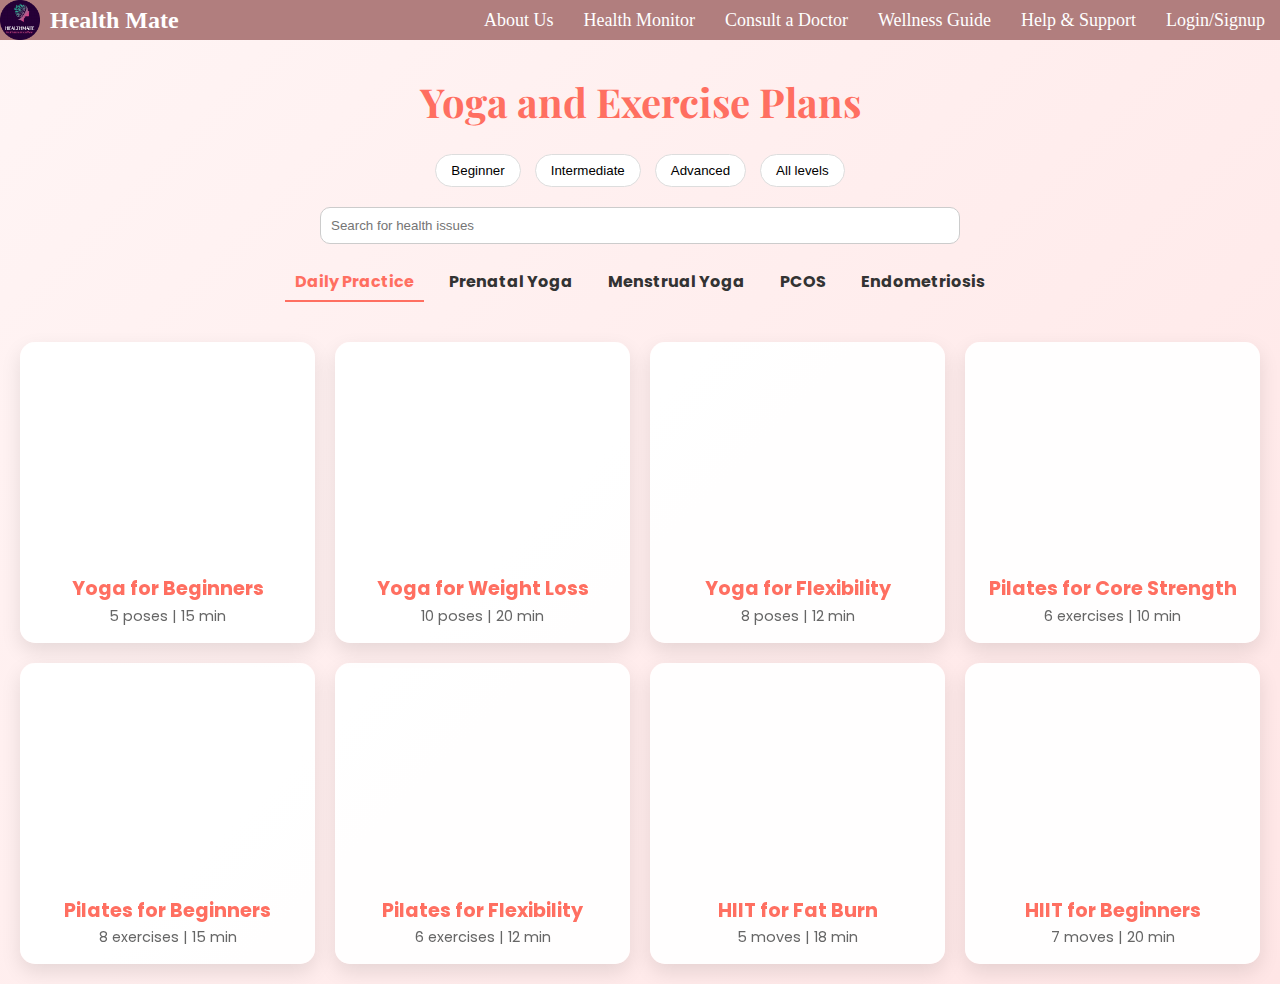
<file: frontend/Yoga.html>
<!DOCTYPE html>
<html lang="en">
<head>
  <meta charset="UTF-8">
  <meta name="viewport" content="width=device-width, initial-scale=1.0">
  <title>Yoga and Exercise Plans</title>
  <link rel="stylesheet" href="Yoga.css">
  <link href="https://fonts.googleapis.com/css2?family=Poppins:wght@300;400;500;600&family=Playfair+Display:wght@400;500&display=swap" rel="stylesheet">
</head>
<body>
   <!-- Navbar Section -->
   <nav class="navbar">
    <div class="navbar-container">
        <a href="#" class="logo">
            <img src="Logo.png" alt="Health Mate Logo" class="logo-img">
            <span>Health Mate</span>
        </a>
        <ul class="nav-links">
            <li><a href="#features">About Us</a></li>
            <li class="dropdown">
                <a href="#">Health Monitor</a>
                <div class="dropdown-content">
                    <a href="Track.html">Period Tracker</a>
                    <a href="Health.html">Health Insights</a>
                </div>
            </li>
            <li><a href="Doctor.html">Consult a Doctor</a></li>
            <li class="dropdown">
                <a href="#">Wellness Guide</a>
                <div class="dropdown-content">
                    <a href="Remedies.html">Home Remedies</a>
                    <a href="Yoga.html">Fit Flow</a>
                </div>
            </li>
            <li><a href="Help.html">Help & Support</a></li>
            <li><a href="Login.html">Login/Signup</a></li>
        </ul>
    </div>
</nav>

  <!-- Hero Section -->
  <section class="hero">
    <h2>Yoga and Exercise Plans</h2>
    <div class="filters">
      <button class="filter-btn">Beginner</button>
      <button class="filter-btn">Intermediate</button>
      <button class="filter-btn">Advanced</button>
      <button class="filter-btn">All levels</button>
    </div>
    <div class="search-bar">
      <input type="text" placeholder="Search for health issues">
    </div>
  </section>

  <!-- Categories -->
  <nav class="categories">
    <span class="active">Daily Practice</span>
    <span>Prenatal Yoga</span>
    <span>Menstrual Yoga</span>
    <span>PCOS</span>
    <span>Endometriosis</span>
  </nav>

  <!-- Exercise Plans -->
  <section class="exercise-plans">
    <div class="exercise-card">
      <iframe width="100%" height="200" src="https://www.youtube.com/embed/4pKly2JojMw" frameborder="0" allowfullscreen></iframe>
      <h3>Yoga for Beginners</h3>
      <p>5 poses | 15 min</p>
    </div>
    <div class="exercise-card">
      <iframe width="100%" height="200" src="https://www.youtube.com/embed/v7AYKMP6rOE" frameborder="0" allowfullscreen></iframe>
      <h3>Yoga for Weight Loss</h3>
      <p>10 poses | 20 min</p>
    </div>
    <div class="exercise-card">
      <iframe width="100%" height="200" src="https://www.youtube.com/embed/Eml2xnoLpYE" frameborder="0" allowfullscreen></iframe>
      <h3>Yoga for Flexibility</h3>
      <p>8 poses | 12 min</p>
    </div>
    <div class="exercise-card">
      <iframe width="100%" height="200" src="https://www.youtube.com/embed/2L2lnxIcNmo" frameborder="0" allowfullscreen></iframe>
      <h3>Pilates for Core Strength</h3>
      <p>6 exercises | 10 min</p>
    </div>
    <div class="exercise-card">
      <iframe width="100%" height="200" src="https://www.youtube.com/embed/4pKly2JojMw" frameborder="0" allowfullscreen></iframe>
      <h3>Pilates for Beginners</h3>
      <p>8 exercises | 15 min</p>
    </div>
    <div class="exercise-card">
      <iframe width="100%" height="200" src="https://www.youtube.com/embed/Eml2xnoLpYE" frameborder="0" allowfullscreen></iframe>
      <h3>Pilates for Flexibility</h3>
      <p>6 exercises | 12 min</p>
    </div>
    <div class="exercise-card">
      <iframe width="100%" height="200" src="https://www.youtube.com/embed/ml6cT4AZdqI" frameborder="0" allowfullscreen></iframe>
      <h3>HIIT for Fat Burn</h3>
      <p>5 moves | 18 min</p>
    </div>
    <div class="exercise-card">
      <iframe width="100%" height="200" src="https://www.youtube.com/embed/j7rKKpwdXNE" frameborder="0" allowfullscreen></iframe>
      <h3>HIIT for Beginners</h3>
      <p>7 moves | 20 min</p>
    </div>
  </section>
</body>
</html>
</file>
<file: frontend/index.css>
/* General Styles */
* {
  margin: 0;
  padding: 0;
  box-sizing: border-box;
}

body {
  line-height: 1.6;
  color: #333;
  background-color: #f9f9f9;
}

.container {
  max-width: 1200px;
  margin: 0 auto;
  padding: 0 20px;
}

/* Navbar Section (Unchanged) */
.navbar {
  background-color: rgb(177, 126, 126);
}

.navbar-container {
  display: flex;
  justify-content: space-between;
  align-items: center; 
}

.logo {
  display: flex;
  align-items: center;
  color: white;
  text-decoration: none;
  font-size: 24px;
}

.logo-img {
  width: 40px;
  height: auto;
  margin-right: 10px;
}

.logo span {
  font-weight: bold;
}

.nav-links {
  list-style-type: none;
  display: flex;
}

.nav-links li {
  margin: 0 15px;
}

.nav-links a {
  text-decoration: none;
  color: white;
  font-size: 18px;
  transition: color 0.3s ease;
}

.nav-links a:hover {
  color: #3498db;
}

.dropdown {
  position: relative;
  display: inline-block;
}

.dropdown-content {
  display: none;
  position: absolute;
  background-color: white;
  min-width: 160px;
  box-shadow: 0px 4px 8px rgba(0, 0, 0, 0.2);
  z-index: 1;
}

.dropdown-content a {
  color: black;
  padding: 12px 16px;
  display: block;
}

.dropdown-content a:hover {
  background-color: #f1f1f1;
}

.dropdown:hover .dropdown-content {
  display: block;
}

/* Hero Section (Unchanged) */
.hero {
  background-color: rgb(234, 146, 161);
  color: white;
  padding: 150px 0;
}

.hero .container {
  display: flex;
  align-items: center;
  justify-content: space-between;
}

.hero-content {
  max-width: 600px;
}

.hero-content h1 {
  font-size: 4rem;
  margin-bottom: 10px;
  margin-top: 5px;
}

.hero-content p {
  font-size: 1.5rem;
  margin-bottom: 40px;
}

.hero-content .btn {
  background-color: white;
  color: #ff6f61;
  padding: 15px 30px;
  text-decoration: none;
  border-radius: 5px;
  font-size: 500;
  transition: background-color 0.3s ease;
}

.hero-content .btn:hover {
  background-color: #f1f1f1;
}

.hero-image img {
  max-width: 100%;
  height: auto;
  margin-top: 0;
}

/* Features Section (More Attractive) */
.features {
  padding: 100px 0;
  text-align: center;
  background-color: #fff;
}

.features h2 {
  font-size: 3rem;
  margin-bottom: 50px;
  color: #ff6f61;
}

.feature-cards {
  display: flex;
  justify-content: space-between;
  gap: 30px;
}

.card {
  background-color: white;
  padding: 30px;
  border-radius: 15px;
  box-shadow: 0 4px 20px rgba(0, 0, 0, 0.1);
  transition: transform 0.3s ease, box-shadow 0.3s ease;
  flex: 1;
}

.card:hover {
  transform: translateY(-10px);
  box-shadow: 0 8px 25px rgba(0, 0, 0, 0.2);
}

.card img {
  width: 100px;
  height: auto;
  margin-bottom: 25px;
}

.card h3 {
  font-size: 2rem;
  margin-bottom: 20px;
  color: #333;
}

.card p {
  font-size: 1.1rem;
  color: #666;
  line-height: 1.6;
}

/* Footer Section (Smaller) */
.footer {
  background-color: rgb(177, 126, 126);
  color: white;
  padding: 20px 0; /* Reduced padding */
  text-align: center;
}

.footer-links {
  list-style-type: none;
  display: flex;
  justify-content: center;
  margin-top: 10px; /* Reduced margin */
}

.footer-links li {
  margin: 0 15px; /* Reduced margin */
}

.footer-links a {
  color: white;
  text-decoration: none;
  font-size: 1rem; /* Reduced font size */
  transition: color 0.3s ease;
}

.footer-links a:hover {
  color: #3498db;
}

/* Testimonials Section */
.testimonials {
  padding: 100px 0;
  text-align: center;
  background-color: #f9f9f9;
}

.testimonials h2 {
  font-size: 3rem;
  margin-bottom: 50px;
  color: #ff6f61;
}

.testimonial-cards {
  display: flex;
  justify-content: space-between;
  gap: 30px;
}

.testimonial-card {
  background-color: white;
  padding: 30px;
  border-radius: 15px;
  box-shadow: 0 4px 20px rgba(0, 0, 0, 0.1);
  transition: transform 0.3s ease, box-shadow 0.3s ease;
  flex: 1;
}

.testimonial-card:hover {
  transform: translateY(-10px);
  box-shadow: 0 8px 25px rgba(0, 0, 0, 0.2);
}

.testimonial-card img {
  width: 80px;
  height: 80px;
  border-radius: 50%;
  margin-bottom: 20px;
  object-fit: cover;
}

.testimonial-card h3 {
  font-size: 1.5rem;
  margin-bottom: 10px;
  color: #333;
}

.testimonial-card p {
  font-size: 1rem;
  color: #666;
  line-height: 1.6;
  font-style: italic;
}

/* Responsive Design for Testimonials */
@media screen and (max-width: 768px) {
  .testimonial-cards {
    flex-direction: column;
    align-items: center;
  }

  .testimonial-card {
    width: 80%;
    margin-bottom: 30px;
  }
}

/* Responsive Design */
@media screen and (max-width: 768px) {
  .hero {
      padding: 100px 0;
  }

  .hero-content h1 {
      font-size: 2.5rem;
  }

  .hero-content p {
      font-size: 1.2rem;
  }

  .hero-content .btn {
      padding: 10px 20px;
      font-size: 1rem;
  }

  .feature-cards {
      flex-direction: column;
      align-items: center;
  }

  .card {
      width: 80%;
      margin-bottom: 30px;
  }
}
</file>
<file: frontend/Doctor.css>
/* General Styles */
body {
    font-family: 'Poppins', sans-serif;
    margin: 0;
    padding: 0;
    background: linear-gradient(135deg, #fff5f5, #ffe6e6); /* Light pink gradient */
    color: #333;
    line-height: 1.6;
    overflow-x: hidden;
  }
  
  /* Custom Scrollbar */
  body::-webkit-scrollbar {
    width: 10px;
  }
  
  body::-webkit-scrollbar-track {
    background: #f1f1f1;
  }
  
  body::-webkit-scrollbar-thumb {
    background: #ff6f61; /* Coral pink */
    border-radius: 10px;
  }
  
  body::-webkit-scrollbar-thumb:hover {
    background: #ff4a3d; /* Darker coral pink */
  }
  
  * {
    margin: 0;
    padding: 0;
    box-sizing: border-box;
  }
  
  /* Navbar Section (Unchanged) */
  .navbar {
    background-color: rgb(177, 126, 126);
    font-family: T;
  }
  
  .navbar-container {
    display: flex;
    justify-content: space-between;
    align-items: center; 
  }
  
  .logo {
    display: flex;
    align-items: center;
    color: white;
    text-decoration: none;
    font-size: 24px;
  }
  
  .logo-img {
    width: 40px;
    height: auto;
    margin-right: 10px;
  }
  
  .logo span {
    font-weight: bold;
  }
  
  .nav-links {
    list-style-type: none;
    display: flex;
  }
  
  .nav-links li {
    margin: 0 15px;
  }
  
  .nav-links a {
    text-decoration: none;
    color: white;
    font-size: 18px;
    transition: color 0.3s ease;
  }
  
  .nav-links a:hover {
    color: #3498db;
  }
  
  .dropdown {
    position: relative;
    display: inline-block;
  }
  
  .dropdown-content {
    display: none;
    position: absolute;
    background-color: white;
    min-width: 160px;
    box-shadow: 0px 4px 8px rgba(0, 0, 0, 0.2);
    z-index: 1;
  }
  
  .dropdown-content a {
    color: black;
    padding: 12px 16px;
    display: block;
  }
  
  .dropdown-content a:hover {
    background-color: #f1f1f1;
  }
  
  .dropdown:hover .dropdown-content {
    display: block;
  }
  

  /* Header Styles */
  header {
    background: linear-gradient(135deg, #ff9a9e, #fad0c4); /* Soft pink gradient */
    color: white;
    text-align: center;
    padding: 100px 20px;
    clip-path: polygon(0 0, 100% 0, 100% 85%, 0 100%);
    margin-bottom: 50px;
  }
  
  header h1 {
    margin: 0;
    font-size: 3.5rem;
    font-family: 'Playfair Display', serif;
    font-weight: 500;
    animation: fadeIn 1.5s ease-in-out;
  }
  
  header p {
    margin: 10px 0 0;
    font-size: 1.2rem;
    opacity: 0.9;
    animation: fadeIn 2s ease-in-out;
  }
  
  @keyframes fadeIn {
    from {
      opacity: 0;
      transform: translateY(20px);
    }
    to {
      opacity: 1;
      transform: translateY(0);
    }
  }
  
  /* Consultation Form Styles */
  .consultation-form {
    background: rgba(255, 255, 255, 0.95); /* Semi-transparent white */
    padding: 30px;
    border-radius: 15px;
    box-shadow: 0 8px 20px rgba(0, 0, 0, 0.1);
    max-width: 600px;
    margin: 0 auto;
    transform: translateY(-50px);
    animation: fadeInUp 1s ease-out;
    backdrop-filter: blur(10px); /* Glass morphism effect */
  }
  
  .consultation-form h2 {
    color: #ff6f61; /* Coral pink */
    text-align: center;
    margin-bottom: 20px;
    font-size: 2rem;
    font-family: 'Playfair Display', serif;
  }
  
  .form-group {
    margin-bottom: 20px;
  }
  
  .form-group label {
    display: block;
    margin-bottom: 8px;
    font-weight: 500;
    color: #555;
  }
  
  .form-group input,
  .form-group textarea {
    width: 100%;
    padding: 12px;
    border: 1px solid #ddd;
    border-radius: 8px;
    font-size: 1rem;
    transition: border-color 0.3s ease, box-shadow 0.3s ease;
  }
  
  .form-group input:focus,
  .form-group textarea:focus {
    border-color: #ff6f61; /* Coral pink */
    outline: none;
    box-shadow: 0 0 10px rgba(255, 111, 97, 0.3);
  }
  
  .form-group textarea {
    resize: vertical;
  }
  
  button {
    background: linear-gradient(135deg, #ff6f61, #ff9a9e); /* Coral pink gradient */
    color: white;
    border: none;
    padding: 12px 20px;
    border-radius: 8px;
    font-size: 1rem;
    cursor: pointer;
    width: 100%;
    transition: transform 0.3s ease, box-shadow 0.3s ease;
  }
  
  button:hover {
    transform: translateY(-3px);
    box-shadow: 0 5px 15px rgba(255, 111, 97, 0.4);
  }
  
  /* Doctor Info Styles */
  .doctor-info {
    margin-top: 60px;
    text-align: center;
  }
  
  .doctor-info h2 {
    color: #ff6f61; /* Coral pink */
    margin-bottom: 30px;
    font-size: 2rem;
    font-family: 'Playfair Display', serif;
  }
  
  .doctor-cards {
    display: flex;
    justify-content: center;
    gap: 20px;
    flex-wrap: wrap;
  }
  
  .doctor-card {
    background: rgba(255, 255, 255, 0.95); /* Semi-transparent white */
    padding: 20px;
    border-radius: 15px;
    box-shadow: 0 8px 20px rgba(0, 0, 0, 0.1);
    max-width: 300px;
    text-align: center;
    transition: transform 0.3s ease, box-shadow 0.3s ease;
    backdrop-filter: blur(10px); /* Glass morphism effect */
  }
  
  .doctor-card:hover {
    transform: translateY(-10px);
    box-shadow: 0 12px 25px rgba(0, 0, 0, 0.15);
  }
  
  .doctor-card img {
    border-radius: 50%;
    margin-bottom: 15px;
    width: 120px;
    height: 120px;
    object-fit: cover;
    border: 3px solid #ff6f61; /* Coral pink */
  }
  
  .doctor-card h3 {
    margin: 10px 0;
    color: #ff6f61; /* Coral pink */
    font-size: 1.5rem;
  }
  
  .doctor-card p {
    margin: 5px 0;
    font-size: 0.9rem;
    color: #555;
  }
  
  /* Footer Styles */
  footer {
    background: linear-gradient(135deg, #ff9a9e, #fad0c4); /* Soft pink gradient */
    color: white;
    text-align: center;
    padding: 40px 0;
    margin-top: 60px;
    clip-path: polygon(0 15%, 100% 0, 100% 100%, 0 100%);
  }
  
  footer p {
    margin: 0;
    font-size: 0.9rem;
  }
  
  /* Animations */
  @keyframes fadeInUp {
    from {
      opacity: 0;
      transform: translateY(20px);
    }
    to {
      opacity: 1;
      transform: translateY(0);
    }
  }
</file>
<file: frontend/Health.css>
/* General Styles */
* {
  margin: 0;
  padding: 0;
  box-sizing: border-box;
}

/* Navbar Section (Unchanged) */
.navbar {
  background-color: rgb(177, 126, 126);
  font-family: T;
}

.navbar-container {
  display: flex;
  justify-content: space-between;
  align-items: center; 
}

.logo {
  display: flex;
  align-items: center;
  color: white;
  text-decoration: none;
  font-size: 24px;
}

.logo-img {
  width: 40px;
  height: auto;
  margin-right: 10px;
}

.logo span {
  font-weight: bold;
}

.nav-links {
  list-style-type: none;
  display: flex;
}

.nav-links li {
  margin: 0 15px;
}

.nav-links a {
  text-decoration: none;
  color: white;
  font-size: 18px;
  transition: color 0.3s ease;
}

.nav-links a:hover {
  color: #3498db;
}

.dropdown {
  position: relative;
  display: inline-block;
}

.dropdown-content {
  display: none;
  position: absolute;
  background-color: white;
  min-width: 160px;
  box-shadow: 0px 4px 8px rgba(0, 0, 0, 0.2);
  z-index: 1;
}

.dropdown-content a {
  color: black;
  padding: 12px 16px;
  display: block;
}

.dropdown-content a:hover {
  background-color: #f1f1f1;
}

.dropdown:hover .dropdown-content {
  display: block;
}

body {
    font-family: 'Arial', sans-serif;
    margin: 0;
    padding: 0;
    color: #333;
    background-color: #f9f9f9;
  }
  
  /* Container */
  .container {
    width: 90%;
    max-width: 1200px;
    margin: 0 auto;
    padding: 20px;
  }
  
  /* Symptom Tracker Section */
  .symptom-tracker {
    background-color: #fff;
    padding: 20px;
    border-radius: 10px;
    box-shadow: 0 2px 4px rgba(0, 0, 0, 0.1);
    margin: 20px 0;
  }
  
  .symptom-tracker h2 {
    text-align: center;
    color: #ff6f61;
  }
  
  /* Form */
  .tracker-form {
    display: flex;
    flex-direction: column;
    gap: 15px;
  }
  
  .tracker-form label {
    font-weight: bold;
  }
  
  .tracker-form select,
  .tracker-form input,
  .tracker-form button {
    padding: 10px;
    border: 1px solid #ddd;
    border-radius: 5px;
    font-size: 16px;
  }
  
  .tracker-form button {
    background-color: #ff6f61;
    color: #fff;
    border: none;
    cursor: pointer;
    font-size: 18px;
    transition: background 0.3s ease;
  }
  
  .tracker-form button:hover {
    background-color: #ff4a3d;
  }
  
  /* Tracked Symptoms List */
  .tracked-symptoms {
    margin-top: 20px;
  }
  
  .tracked-symptoms h3 {
    color: #ff6f61;
  }
  
  .symptom-list {
    list-style: none;
    padding: 0;
  }
  
  .symptom-list li {
    background: #fff;
    padding: 10px;
    margin: 5px 0;
    border-radius: 5px;
    box-shadow: 0 1px 3px rgba(0, 0, 0, 0.1);
    display: flex;
    justify-content: space-between;
    align-items: center;
  }
  
  .symptom-list .remove-btn {
    background: #ff6f61;
    color: white;
    border: none;
    padding: 5px 10px;
    border-radius: 5px;
    cursor: pointer;
  }
  
  .symptom-list .remove-btn:hover {
    background: #ff4a3d;
  }
  
  /* Responsive Design */
  @media (max-width: 768px) {
    .container {
      width: 95%;
    }
  
    .tracker-form {
      flex-direction: column;
    }
  
    .symptom-list li {
      flex-direction: column;
      text-align: center;
    }
  
    .symptom-list .remove-btn {
      margin-top: 5px;
    }
  }
</file>
<file: frontend/Help.css>
/* General Styles */
body {
    font-family: 'Arial', sans-serif;
    margin: 0;
    padding: 0;
    color: #333;
    line-height: 1.6;
  }
  
  .container {
    width: 90%;
    max-width: 1200px;
    margin: 0 auto;
  }
  
  h1, h2, h3 {
    color: rgb(177, 126, 126);;
  }
  
  a {
    text-decoration: none;
    color: #333;
  }
  * {
    margin: 0;
    padding: 0;
    box-sizing: border-box;
  }
  
  /* Navbar Section (Unchanged) */
  .navbar {
    background-color: rgb(177, 126, 126);
    font-family: T;
  }
  
  .navbar-container {
    display: flex;
    justify-content: space-between;
    align-items: center; 
  }
  
  .logo {
    display: flex;
    align-items: center;
    color: white;
    text-decoration: none;
    font-size: 24px;
  }
  
  .logo-img {
    width: 40px;
    height: auto;
    margin-right: 10px;
  }
  
  .logo span {
    font-weight: bold;
  }
  
  .nav-links {
    list-style-type: none;
    display: flex;
  }
  
  .nav-links li {
    margin: 0 15px;
  }
  
  .nav-links a {
    text-decoration: none;
    color: white;
    font-size: 18px;
    transition: color 0.3s ease;
  }
  
  .nav-links a:hover {
    color: #3498db;
  }
  
  .dropdown {
    position: relative;
    display: inline-block;
  }
  
  .dropdown-content {
    display: none;
    position: absolute;
    background-color: white;
    min-width: 160px;
    box-shadow: 0px 4px 8px rgba(0, 0, 0, 0.2);
    z-index: 1;
  }
  
  .dropdown-content a {
    color: black;
    padding: 12px 16px;
    display: block;
  }
  
  .dropdown-content a:hover {
    background-color: #f1f1f1;
  }
  
  .dropdown:hover .dropdown-content {
    display: block;
  }
  
  /* Help & Support Section */
  .help-section {
    padding: 60px 0;
  }
  
  .help-section h1 {
    text-align: center;
  }
  
  .subtitle {
    text-align: center;
    color: #777;
    margin-bottom: 40px;
  }
  
  /* FAQ Section */
  .faq-section {
    margin-bottom: 40px;
  }
  
  .faq-item {
    margin-bottom: 10px;
    border-bottom: 1px solid #ddd;
  }
  
  .faq-question {
    width: 100%;
    text-align: left;
    padding: 15px;
    background-color: #f9f9f9;
    border: none;
    cursor: pointer;
    font-size: 16px;
    color: #333;
  }
  
  .faq-question:hover {
    background-color: #eee;
  }
  
  .faq-answer {
    padding: 15px;
    display: none;
  }
  
  .faq-answer.active {
    display: block;
  }
  
  /* Contact Form */
  .contact-section {
    margin-bottom: 40px;
  }
  
  .contact-section form {
    display: flex;
    flex-direction: column;
    gap: 15px;
  }
  
  .contact-section label {
    font-weight: bold;
  }
  
  .contact-section input, .contact-section textarea {
    padding: 10px;
    border: 1px solid #ddd;
    border-radius: 4px;
    font-size: 16px;
  }
  
  .contact-section button {
    background-color: rgb(177, 126, 126);;
    color: #fff;
    border: none;
    padding: 10px;
    cursor: pointer;
    font-size: 16px;
  }
  
  .contact-section button:hover {
    background-color: rgb(177, 126, 126);;
  }
  
  /* Live Chat */
  .live-chat {
    text-align: center;
    margin-bottom: 40px;
  }
  
  .live-chat button {
    background-color: rgb(177, 126, 126);;
    color: #fff;
    border: none;
    padding: 15px 30px;
    cursor: pointer;
    font-size: 16px;
  }
  
  .live-chat button:hover {
    background-color:rgb(177, 126, 126);;
  }
  
  /* Footer */
  .footer {
    background-color: #333;
    color: #fff;
    padding: 40px 0;
  }
  
  .footer-content {
    display: grid;
    grid-template-columns: repeat(auto-fit, minmax(200px, 1fr));
    gap: 20px;
  }
  
  .footer-section h3 {
    margin-bottom: 15px;
  }
  
  .footer-section ul {
    list-style: none;
    padding: 0;
  }
  
  .footer-section ul li {
    margin-bottom: 10px;
  }
  
  .footer-section ul li a {
    color: #fff;
  }
  
  .footer-section ul li a:hover {
    color: rgb(177, 126, 126);;
  }
  
  .social-icons {
    display: flex;
    gap: 10px;
  }
  
  .social-icons a {
    color: #fff;
    font-size: 20px;
  }
  
  .social-icons a:hover {
    color: rgb(177, 126, 126);;
  }
  
  .footer-bottom {
    text-align: center;
    margin-top: 20px;
    padding-top: 20px;
    border-top: 1px solid #444;
  }
  
  /* Responsive Design */
  @media (max-width: 768px) {
    .nav-links {
      flex-direction: column;
      align-items: center;
    }
  
    .dropdown-content {
      position: static;
    }
  }
</file>
<file: frontend/Login.css>
:root {
    --primary-color: rgb(235, 158, 158);
    --secondary-color: rgb(215, 87, 87);
    --black: #000000;
    --white: #ffffff;
    --gray: #efefef;
    --gray-2: #757575;
}
@import url('https://fonts.googleapis.com/css2?family=Poppins:wght@200;300;400;500;600&display=swap');
* {
    font-family: 'Poppins', sans-serif;
    margin: 0;
    padding: 0;
    box-sizing: border-box;
}
html,
body {
    height: 100vh;
    overflow: hidden;
}
.container {
    position: relative;
    min-height: 100vh;
    overflow: hidden;
}
.row {
    display: flex;
    flex-wrap: wrap;
    height: 100vh;
}
.col {
    width: 50%;
    display: flex;
    align-items: center;
    justify-content: center;
    text-align: center;
    flex-direction: column;
}
.form-wrapper {
    width: 100%;
    max-width: 28rem;
    align-items: center;
}
.form {
    padding: 1rem;
    background-color: var(--white);
    border-radius: 1.5rem;
    width: 100%;
    box-shadow: rgba(0, 0, 0, 0.35) 0px 5px 15px;
    transform: scale(0);
    transition: .5s ease-in-out;
    transition-delay: 1s;
}
.input-group {
    position: relative;
    width: 100%;
    margin: 1rem 0;
}
.input-group i {
    position: absolute;
    top: 50%;
    left: 1rem;
    transform: translateY(-50%);
    font-size: 1.4rem;
    color: var(--gray-2);
}
.input-group input {
    width: 100%;
    padding: 1rem 3rem;
    font-size: 1rem;
    background-color: var(--gray);
    border-radius: .5rem;
    border: 0.125rem solid var(--white);
    outline: none;
}
.input-group input:focus {
    border: 0.125rem solid var(--primary-color);
}
.form button {
    cursor: pointer;
    width: 100%;
    padding: .6rem 0;
    border-radius: .5rem;
    border: none;
    background-color: var(--primary-color);
    color: var(--white);
    font-size: 1.2rem;
    outline: none;
}
.form p {
    margin: 1rem 0;
    font-size: .7rem;
}
.pointer {
    cursor: pointer;
}
.container.sign-in .form.sign-in,
.container.sign-up .form.sign-up {
    transform: scale(1);
}
.content-row {
    position: absolute;
    top: 0;
    left: 0;
    pointer-events: none;
    z-index: 6;
    width: 100%;
}
.text {
    margin: 4rem;
    color: var(--white);
}
.text h2 {
    font-size: 3.5rem;
    font-weight: 800;
    margin: 2rem 0;
    transition: 1s ease-in-out;
}
.text p {
    font-weight: 600;
    transition: 1s ease-in-out;
    transition-delay: .2s;
}
.img img {
    width: 30vw;
    transition: 1s ease-in-out;
    transition-delay: .4s;
}
.text.sign-in h2,
.text.sign-in p,
.img.sign-in img {
    transform: translateX(-250%);
}
.text.sign-up h2,
.text.sign-up p,
.img.sign-up img {
    transform: translateX(250%);
}
.container.sign-in .text.sign-in h2,
.container.sign-in .text.sign-in p,
.container.sign-in .img.sign-in img,
.container.sign-up .text.sign-up h2,
.container.sign-up .text.sign-up p,
.container.sign-up .img.sign-up img {
    transform: translateX(0);
}

/* BACKGROUND */
.container::before {
    content: "";
    position: absolute;
    top: 0;
    right: 0;
    height: 100vh;
    width: 300vw;
    transform: translate(35%, 0);
    background-image: linear-gradient(-45deg, var(--primary-color) 0%, var(--secondary-color) 100%);
    transition: 1s ease-in-out;
    z-index: 6;
    box-shadow: rgba(0, 0, 0, 0.35) 0px 5px 15px;
    border-bottom-right-radius: max(50vw, 50vh);
    border-top-left-radius: max(50vw, 50vh);
}
.container.sign-in::before {
    transform: translate(0, 0);
    right: 50%;
}
.container.sign-up::before {
    transform: translate(100%, 0);
    right: 50%;
}

/* RESPONSIVE */
@media only screen and (max-width: 425px) {
    .container::before,
    .container.sign-in::before,
    .container.sign-up::before {
        height: 100vh;
        border-bottom-right-radius: 0;
        border-top-left-radius: 0;
        z-index: 0;
        transform: none;
        right: 0;
    }
    .container.sign-in .col.sign-in,
    .container.sign-up .col.sign-up {
        transform: translateY(0);
    }
    .content-row {
        align-items: flex-start !important;
    }
    .content-row .col {
        transform: translateY(0);
        background-color: unset;
    }
    .col {
        width: 100%;
        position: absolute;
        padding: 2rem;
        background-color: var(--white);
        border-top-left-radius: 2rem;
        border-top-right-radius: 2rem;
        transform: translateY(100%);
        transition: 1s ease-in-out;
    }
    .row {
        align-items: flex-end;
        justify-content: flex-end;
    }
    .form,
    .text {
        margin: 0;
    }
    .text p {
        display: none;
    }
    .text h2 {
        margin: .5rem;
        font-size: 2rem;
    }
}
</file>
<file: frontend/Remedies.css>
/* General Styles */
* {
  margin: 0;
  padding: 0;
  box-sizing: border-box;
}

body {
  background-color: #f9f9f9;
  color: #333;
  line-height: 1.6;
}

.navbar {
    background-color: rgb(177, 126, 126); 
}

.container {
  display: flex;
  justify-content: space-between;
  align-items: center; 
}
  
.logo {
  display: flex;
  align-items: center; 
  color: white; 
  text-decoration: none; 
  font-size: 24px; 
}

.logo-img {
  width: 40px; 
  height: auto;
  margin-right: 10px; 
}
  
.logo span {
  font-weight: bold;
}
  
.nav-links {
  list-style-type: none;
  display: flex; 
}
  
.nav-links li {
  margin: 0 15px; 
}
  
.nav-links a {
  text-decoration: none; 
  color: white; 
  font-size: 18px; 
  transition: color 0.3s ease; 
}
  
.nav-links a:hover {
  color: #3498db; 
}

@media screen and (max-width: 768px) {
    .nav-links {
    display: none; 
    }
    
    .navbar {
    padding: 10px;
    }
    
    .logo span {
    font-size: 20px;
    }
    
    .logo-img {
    width: 30px; 
    }
}

.log-in {
  background-color: brown;
  color: white;
}
  
  .sign-up {
  background-color: brown;
  color: white;
}

@media screen and (max-width: 768px) {
    .container {
    flex-direction: column;
    align-items: center;
    text-align: center;
    }
}

.dropdown {
  position: relative;
  display: inline-block;
}

.dropdown-content {
  display: none;
  position: absolute;
  background-color: white;
  min-width: 160px;
  box-shadow: 0px 4px 8px rgba(0, 0, 0, 0.2);
  z-index: 1;
  flex-direction: column;
}

.dropdown-content a {
  color: black;
  padding: 12px 16px;
  display: block;
}

.dropdown-content a:hover {
  background-color: #f1f1f1;
}

.dropdown:hover .dropdown-content {
  display: block;
}

/* Grid Container */
.grid-container {
  display: grid;
  grid-template-columns: repeat(auto-fit, minmax(300px, 1fr));
  gap: 20px;
  max-width: 1200px;
  margin: 20px auto;
  padding: 20px;
}

/* Grid Items (Sections) */
.grid-item {
  background: white;
  border-radius: 10px;
  box-shadow: 0 4px 10px rgba(0, 0, 0, 0.1);
  padding: 20px;
  transition: transform 0.3s ease, box-shadow 0.3s ease, background-color 0.3s ease;
  cursor: pointer;
}

.grid-item:hover {
  transform: translateY(-5px);
  box-shadow: 0 6px 15px rgba(0, 0, 0, 0.2);
  background-color: #f1f1f1;
}

.grid-item h2 {
  font-size: 1.8rem;
  color: #ff6f61;
  margin-bottom: 15px;
}

.grid-item p {
  font-size: 1.1rem;
  margin-bottom: 15px;
}

.grid-item ul {
  margin: 10px 0;
  padding-left: 20px;
}

.grid-item ul li {
  margin: 10px 0;
  font-size: 1rem;
}

/* Footer */
footer {
  text-align: center;
  padding: 20px;
  background: rgb(177, 126, 126);
  color: white;
  margin-top: 30px;
}

footer p {
  margin: 0;
  font-size: 600;
}

/* Responsive Design */
@media (max-width: 768px) {
  .grid-container {
    grid-template-columns: repeat(auto-fit, minmax(250px, 1fr));
  }

  .nav-links {
    display: none;
  }

  .navbar {
    padding: 10px;
  }

  .logo span {
    font-size: 20px;
  }

  .logo-img {
    width: 30px;
  }
}
</file>
<file: frontend/Track.css>
* {
  margin: 0;
  padding: 0;
  box-sizing: border-box;
}

/* Navbar Section (Unchanged) */
.navbar {
  background-color: rgb(177, 126, 126);
  font-family: T;
}

.navbar-container {
  display: flex;
  justify-content: space-between;
  align-items: center; 
}

.logo {
  display: flex;
  align-items: center;
  color: white;
  text-decoration: none;
  font-size: 24px;
}

.logo-img {
  width: 40px;
  height: auto;
  margin-right: 10px;
}

.logo span {
  font-weight: bold;
}

.nav-links {
  list-style-type: none;
  display: flex;
}

.nav-links li {
  margin: 0 15px;
}

.nav-links a {
  text-decoration: none;
  color: white;
  font-size: 18px;
  transition: color 0.3s ease;
}

.nav-links a:hover {
  color: #3498db;
}

.dropdown {
  position: relative;
  display: inline-block;
}

.dropdown-content {
  display: none;
  position: absolute;
  background-color: white;
  min-width: 160px;
  box-shadow: 0px 4px 8px rgba(0, 0, 0, 0.2);
  z-index: 1;
}

.dropdown-content a {
  color: black;
  padding: 12px 16px;
  display: block;
}

.dropdown-content a:hover {
  background-color: #f1f1f1;
}

.dropdown:hover .dropdown-content {
  display: block;
}

body {
    font-family: Arial, sans-serif;
    background-color: #f9f9f9;
    color: #333;
    margin: 0;
    padding: 0;
  }
  
  .container {
    max-width: 800px;
    margin: 0 auto;
    padding: 20px;
  }
  
  h1, h2 {
    color: #ff6f61;
    text-align: center;
  }
  
  form {
    background-color: #fff;
    padding: 20px;
    border-radius: 8px;
    box-shadow: 0 2px 4px rgba(0, 0, 0, 0.1);
    margin-bottom: 20px;
  }
  
  label {
    display: block;
    margin-bottom: 10px;
    font-weight: bold;
  }
  
  input[type="date"], input[type="number"], select, button {
    width: 100%;
    padding: 10px;
    margin-bottom: 15px;
    border: 1px solid #ddd;
    border-radius: 4px;
    font-size: 16px;
  }
  
  button {
    background-color: #ff6f61;
    color: #fff;
    border: none;
    cursor: pointer;
  }
  
  button:hover {
    background-color: #ff4a3d;
  }
  
  #result {
    background-color: #fff;
    padding: 15px;
    border-radius: 8px;
    box-shadow: 0 2px 4px rgba(0, 0, 0, 0.1);
    margin-bottom: 20px;
    text-align: center;
    font-size: 18px;
  }
  
  .tracker {
    background-color: #fff;
    padding: 20px;
    border-radius: 8px;
    box-shadow: 0 2px 4px rgba(0, 0, 0, 0.1);
  }
  
  .calendar, .log, .history {
    margin-bottom: 20px;
  }
  
  #calendar {
    display: grid;
    grid-template-columns: repeat(7, 1fr);
    gap: 10px;
  }
  
  #calendar div {
    padding: 10px;
    text-align: center;
    border: 1px solid #ddd;
    border-radius: 4px;
  }
  
  .symptoms {
    display: flex;
    flex-wrap: wrap;
    gap: 10px;
  }
  
  .history ul {
    list-style-type: none;
    padding: 0;
  }
  
  .history li {
    background-color: #f1f1f1;
    padding: 10px;
    margin-bottom: 10px;
    border-radius: 4px;
    font-size: 16px;
  }
</file>
<file: frontend/Yoga.css>
/* General Styles */
body {
    font-family: 'Poppins', sans-serif;
    margin: 0;
    padding: 0;
    background: linear-gradient(135deg, #fff5f5, #ffe6e6); /* Light pink gradient */
    color: #333;
    line-height: 1.6;
    overflow-x: hidden;
  }
  
  /* Custom Scrollbar */
  body::-webkit-scrollbar {
    width: 10px;
  }
  
  body::-webkit-scrollbar-track {
    background: #f1f1f1;
  }
  
  body::-webkit-scrollbar-thumb {
    background: #ff6f61; /* Coral pink */
    border-radius: 10px;
  }
  
  body::-webkit-scrollbar-thumb:hover {
    background: #ff4a3d; /* Darker coral pink */
  }
  
  * {
    margin: 0;
    padding: 0;
    box-sizing: border-box;
  }
  
  /* Navbar Section (Unchanged) */
  .navbar {
    background-color: rgb(177, 126, 126);
    font-family: T;
  }
  
  .navbar-container {
    display: flex;
    justify-content: space-between;
    align-items: center; 
  }
  
  .logo {
    display: flex;
    align-items: center;
    color: white;
    text-decoration: none;
    font-size: 24px;
  }
  
  .logo-img {
    width: 40px;
    height: auto;
    margin-right: 10px;
  }
  
  .logo span {
    font-weight: bold;
  }
  
  .nav-links {
    list-style-type: none;
    display: flex;
  }
  
  .nav-links li {
    margin: 0 15px;
  }
  
  .nav-links a {
    text-decoration: none;
    color: white;
    font-size: 18px;
    transition: color 0.3s ease;
  }
  
  .nav-links a:hover {
    color: #3498db;
  }
  
  .dropdown {
    position: relative;
    display: inline-block;
  }
  
  .dropdown-content {
    display: none;
    position: absolute;
    background-color: white;
    min-width: 160px;
    box-shadow: 0px 4px 8px rgba(0, 0, 0, 0.2);
    z-index: 1;
  }
  
  .dropdown-content a {
    color: black;
    padding: 12px 16px;
    display: block;
  }
  
  .dropdown-content a:hover {
    background-color: #f1f1f1;
  }
  
  .dropdown:hover .dropdown-content {
    display: block;
  }  
  
  /* Hero Section */
  .hero {
    text-align: center;
    margin-top: 30px;
  }
  
  .hero h2 {
    font-size: 2.5rem;
    font-family: 'Playfair Display', serif;
    color: #ff6f61; /* Coral pink */
  }
  
  .filters {
    margin-top: 15px;
  }
  
  .filter-btn {
    padding: 8px 15px;
    background-color: white;
    border: 1px solid #ddd;
    border-radius: 20px;
    cursor: pointer;
    margin: 5px;
    transition: background 0.3s ease, transform 0.3s ease;
  }
  
  .filter-btn:hover {
    background: #ff6f61; /* Coral pink */
    color: white;
    transform: translateY(-3px);
  }
  
  .search-bar {
    margin-top: 15px;
  }
  
  .search-bar input {
    width: 50%;
    padding: 10px;
    border: 1px solid #ccc;
    border-radius: 10px;
    transition: box-shadow 0.3s ease;
  }
  
  .search-bar input:focus {
    outline: none;
    box-shadow: 0 0 10px rgba(255, 111, 97, 0.3);
  }
  
  /* Categories */
  .categories {
    display: flex;
    justify-content: center;
    gap: 15px;
    margin-top: 20px;
    font-weight: bold;
  }
  
  .categories span {
    cursor: pointer;
    padding: 5px 10px;
    transition: color 0.3s ease, border-bottom 0.3s ease;
  }
  
  .categories span:hover {
    color: #ff6f61; /* Coral pink */
  }
  
  .categories .active {
    border-bottom: 2px solid #ff6f61; /* Coral pink */
    color: #ff6f61;
  }
  
  /* Exercise Plans */
  .exercise-plans {
    display: grid;
    grid-template-columns: repeat(auto-fit, minmax(250px, 1fr));
    gap: 20px;
    margin-top: 20px;
    padding: 20px;
  }
  
  .exercise-card {
    background: rgba(255, 255, 255, 0.95); /* Semi-transparent white */
    border-radius: 15px;
    padding: 15px;
    text-align: center;
    box-shadow: 0 8px 20px rgba(0, 0, 0, 0.1);
    transition: transform 0.3s ease, box-shadow 0.3s ease;
  }
  
  .exercise-card:hover {
    transform: translateY(-10px);
    box-shadow: 0 12px 25px rgba(0, 0, 0, 0.15);
  }
  
  .exercise-card iframe {
    width: 100%;
    height: 200px;
    border-radius: 10px;
  }
  
  .exercise-card h3 {
    font-size: 1.2rem;
    margin-top: 10px;
    color: #ff6f61; /* Coral pink */
  }
  
  .exercise-card p {
    font-size: 0.9rem;
    color: #666;
  }
</file>
